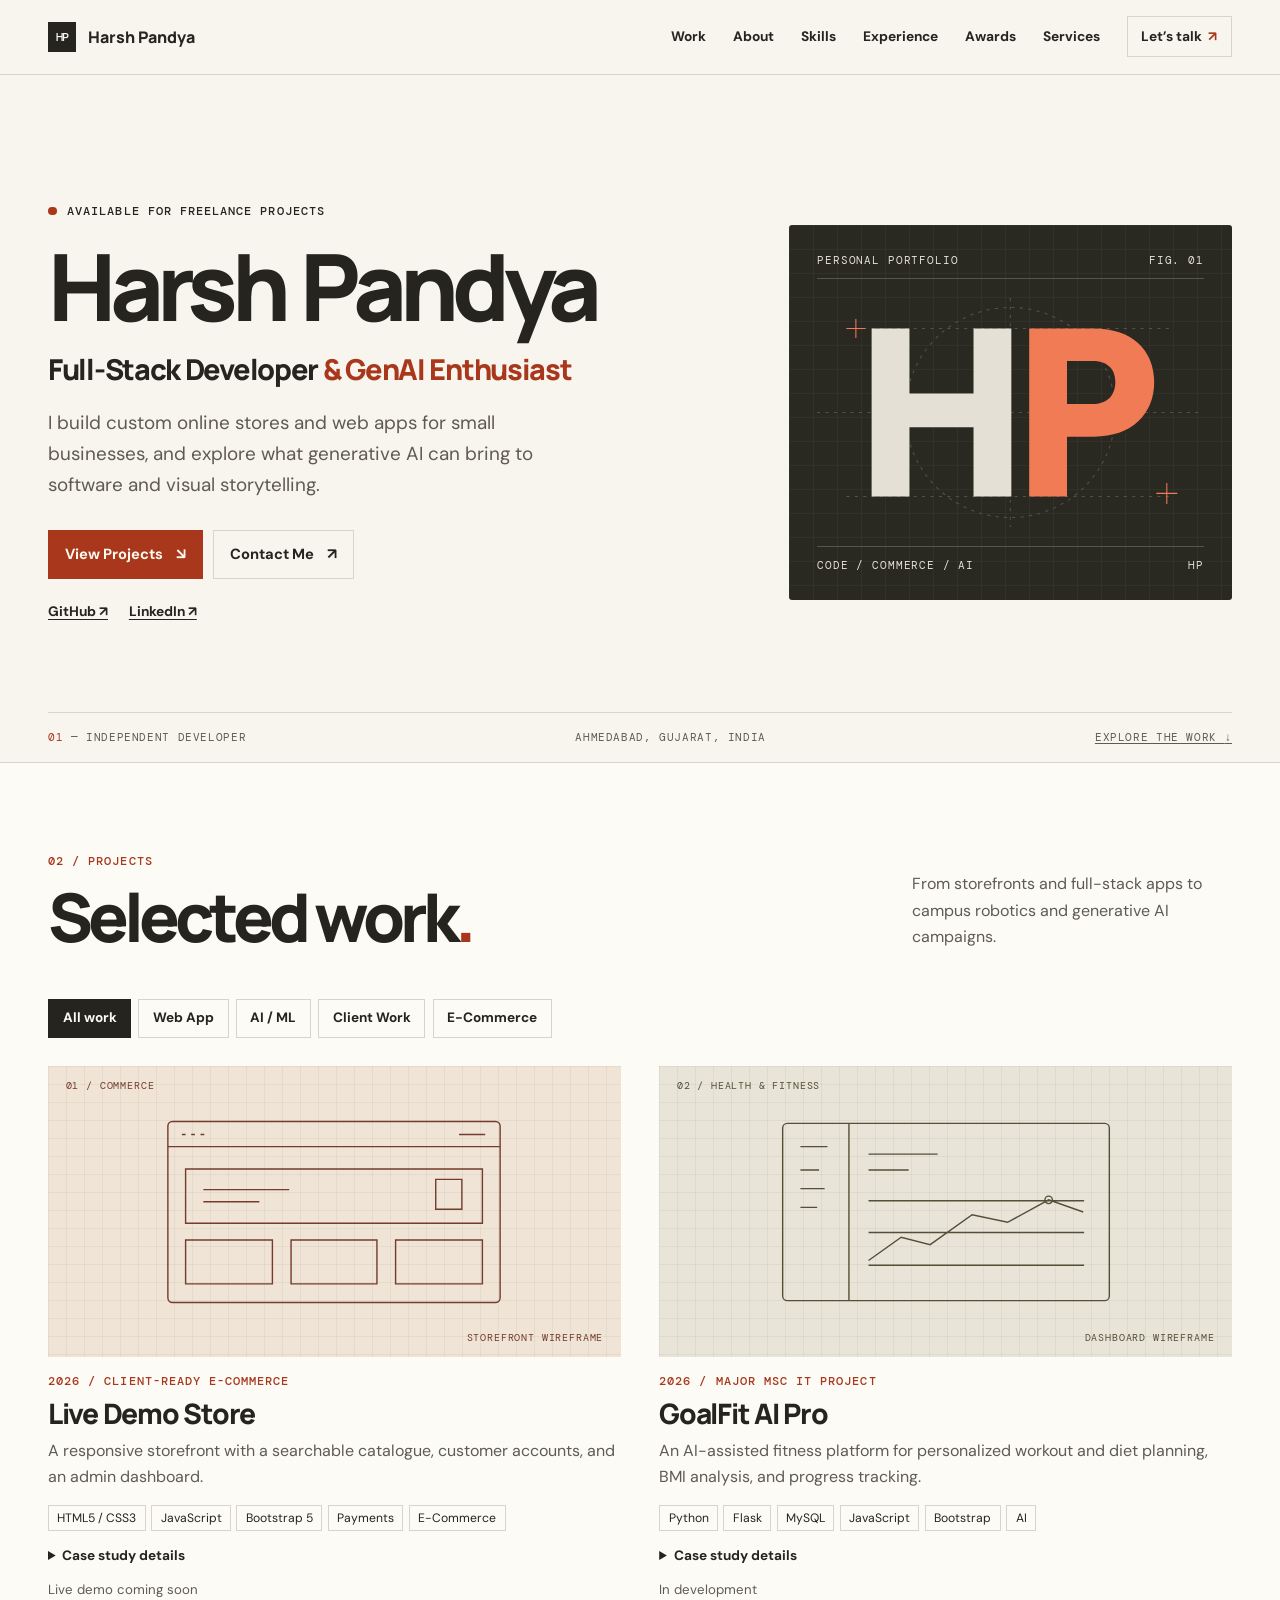
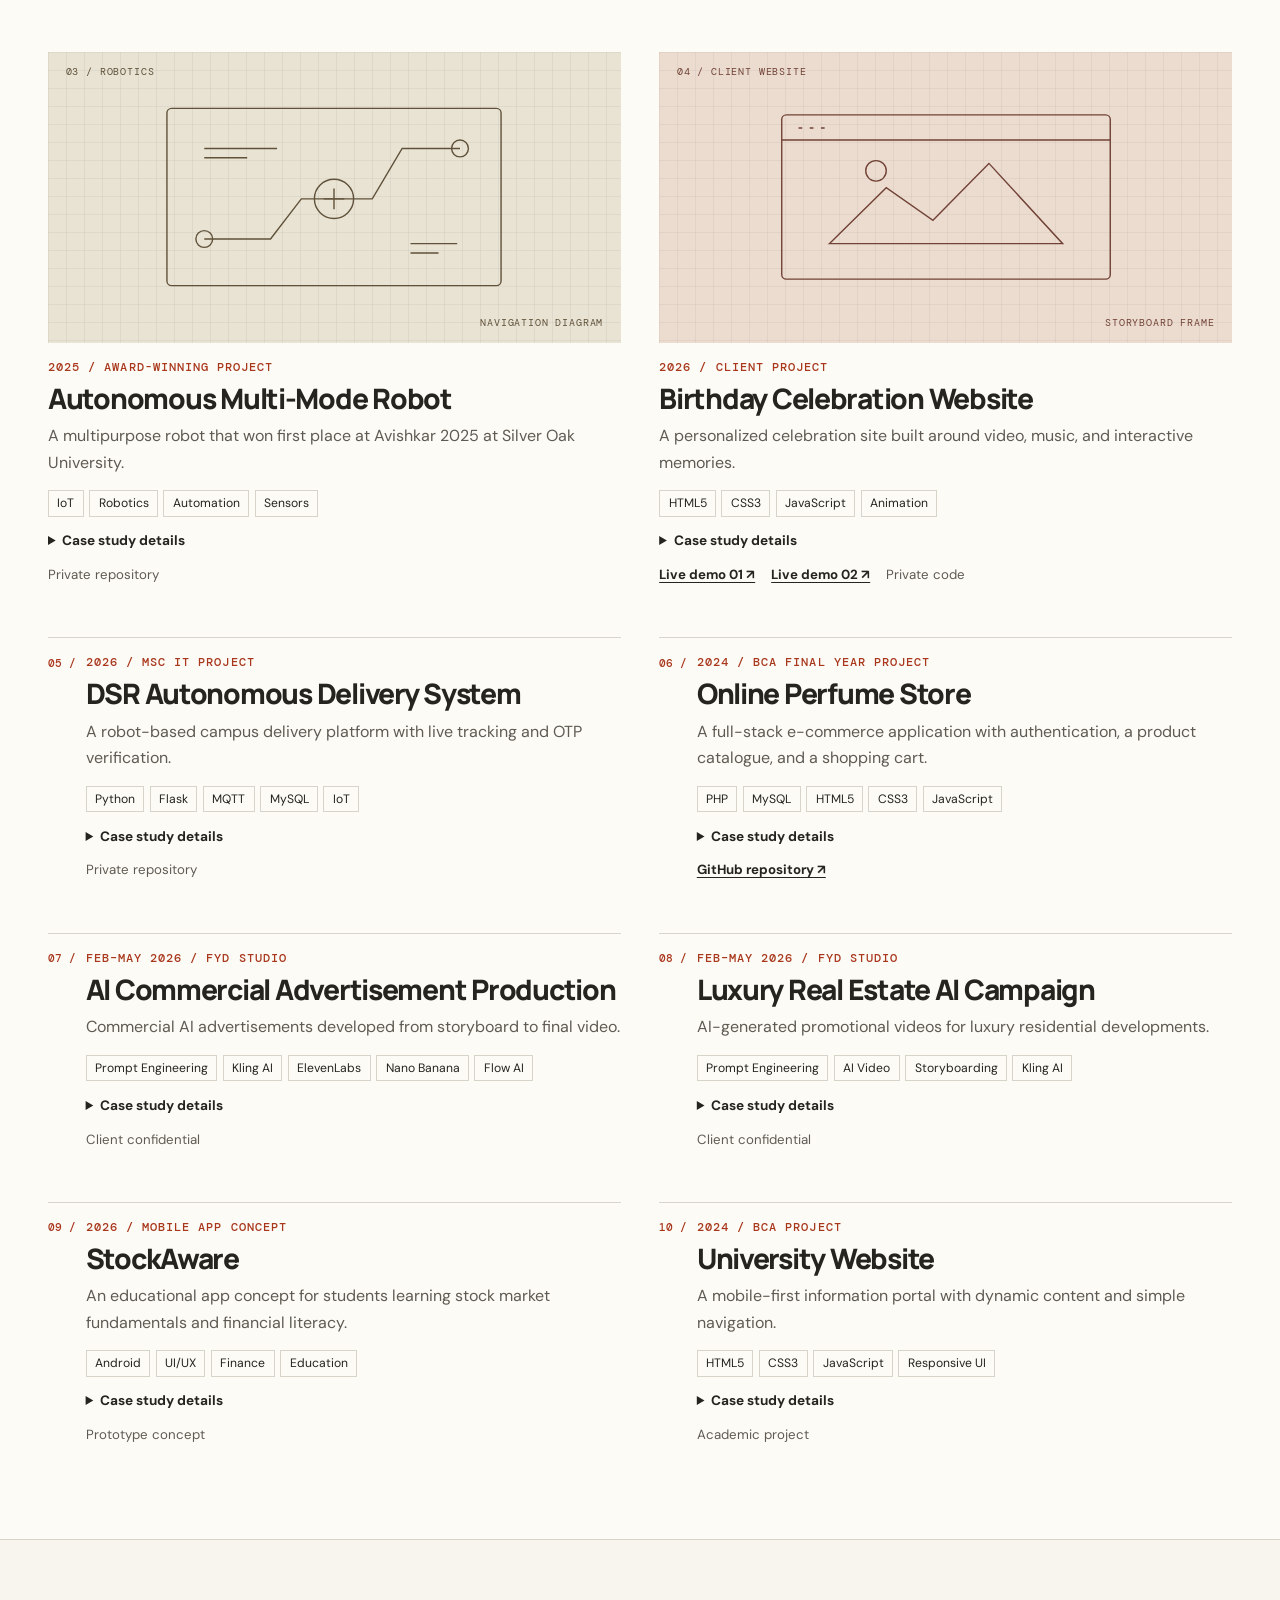
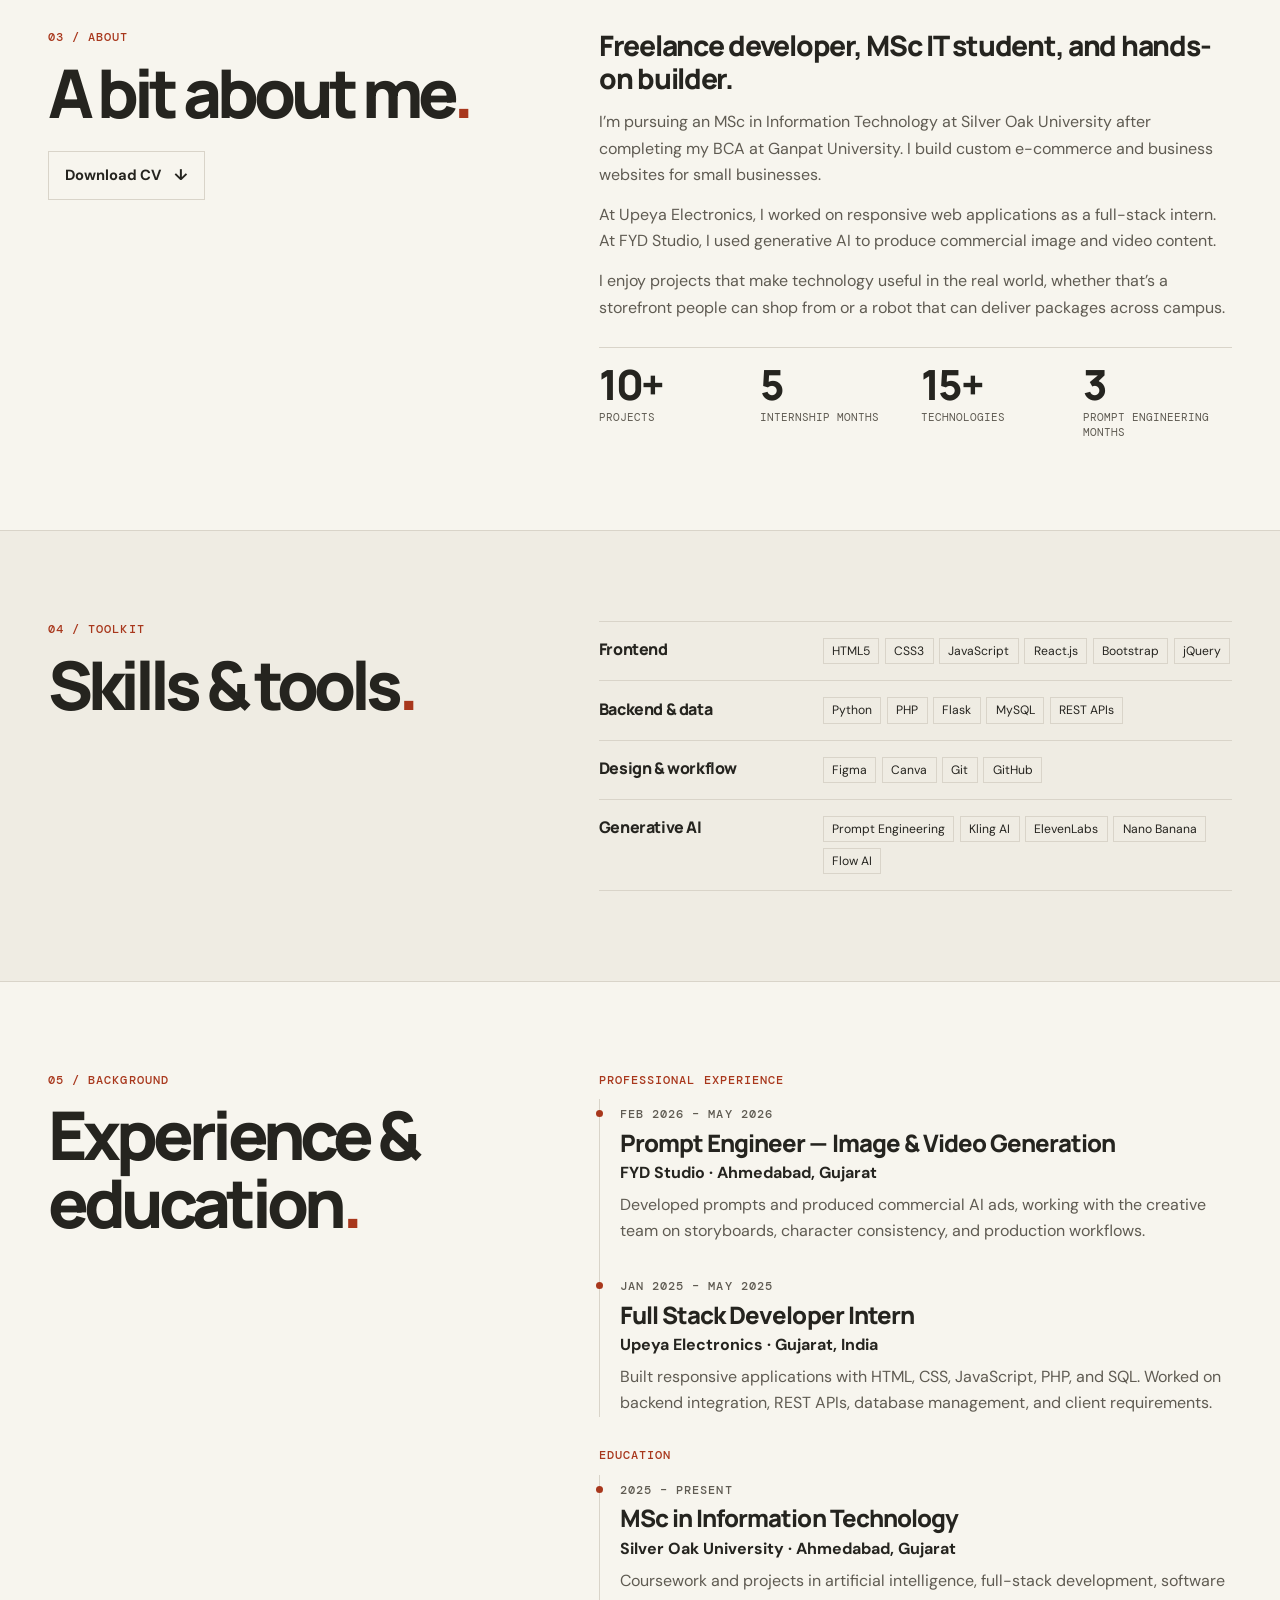
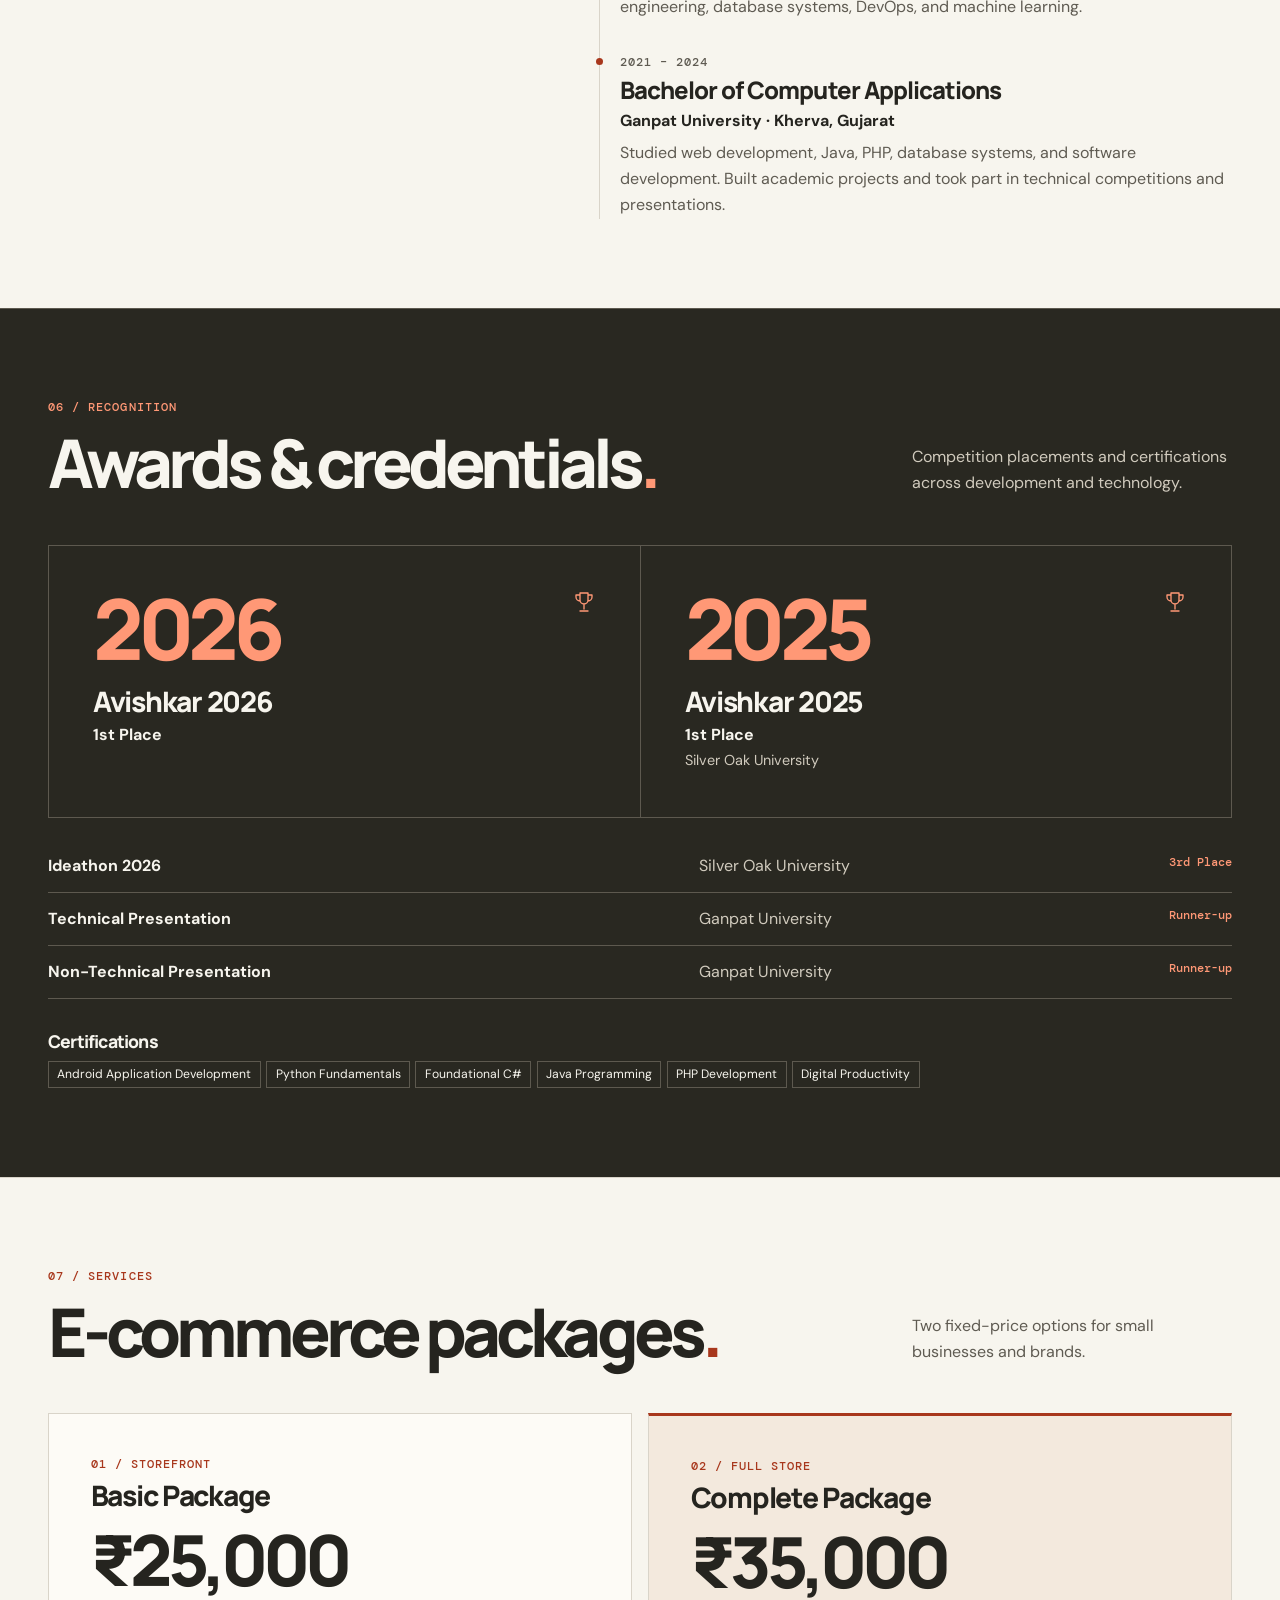
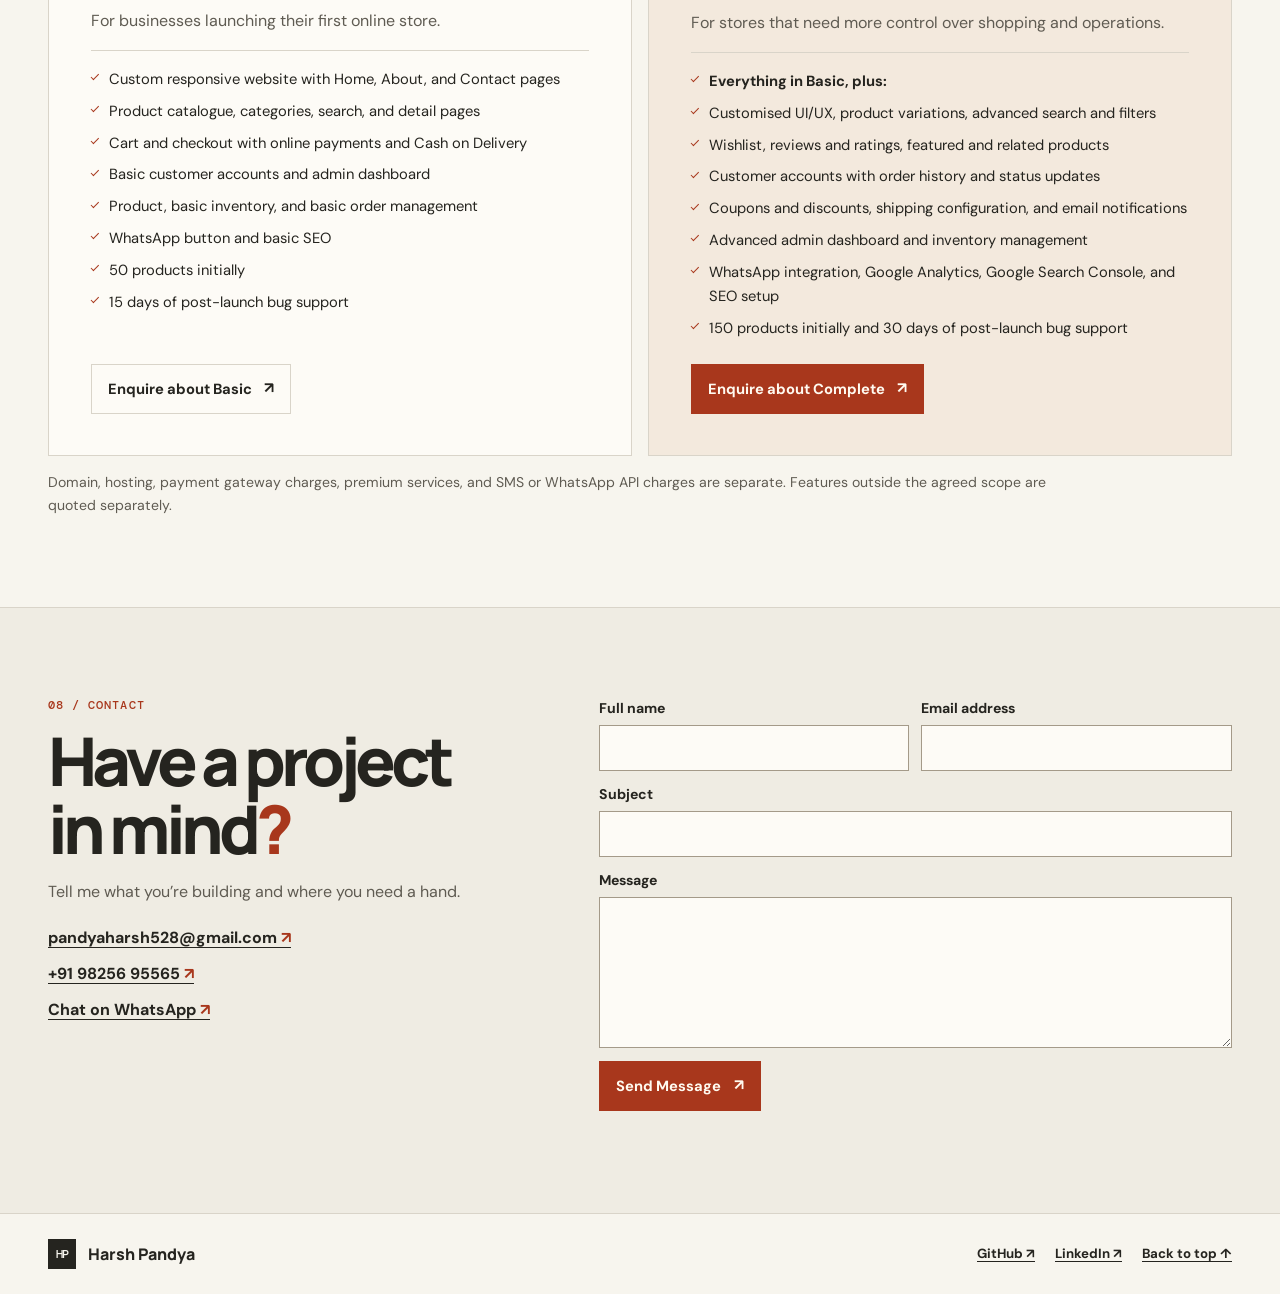
<file: index.html>
<!doctype html>
<html lang="en">
<head>
  <meta charset="utf-8">
  <meta name="viewport" content="width=device-width, initial-scale=1">
  <title>Harsh Pandya — Full-Stack Developer &amp; GenAI Enthusiast</title>
  <meta name="description" content="Harsh Pandya is a full-stack developer in Ahmedabad building custom e-commerce websites, web applications, and generative AI experiences.">
  <link rel="canonical" href="https://harsh-portfolio-528.netlify.app/">
  <meta property="og:type" content="website">
  <meta property="og:title" content="Harsh Pandya — Full-Stack Developer &amp; GenAI Enthusiast">
  <meta property="og:description" content="Selected work in full-stack development, e-commerce, robotics, and generative AI.">
  <meta property="og:url" content="https://harsh-portfolio-528.netlify.app/">
  <meta name="twitter:card" content="summary">
  <meta name="twitter:title" content="Harsh Pandya — Full-Stack Developer &amp; GenAI Enthusiast">
  <meta name="twitter:description" content="Selected work in full-stack development, e-commerce, robotics, and generative AI.">
  <meta name="theme-color" content="#f7f5ee">
  <link rel="icon" href="/mark.svg" type="image/svg+xml">
  <link rel="preconnect" href="https://fonts.googleapis.com">
  <link rel="preconnect" href="https://fonts.gstatic.com" crossorigin>
  <link rel="stylesheet" href="https://fonts.googleapis.com/css2?family=DM+Mono:wght@400;500&amp;family=DM+Sans:wght@400;500;600;700&amp;family=Manrope:wght@400;500;600;700;800&amp;display=swap">
  <link rel="stylesheet" href="/style.css">
  <script src="/portfolio-edits.js" defer></script>
  <script src="/script.js" defer></script>
</head>
<body>
  <svg class="icon-library" xmlns="http://www.w3.org/2000/svg" aria-hidden="true">
    <symbol id="trophy" viewBox="0 0 24 24"><path d="M8 3h8v7a4 4 0 0 1-8 0V3Zm0 2H4v2a4 4 0 0 0 4 4m8-6h4v2a4 4 0 0 1-4 4m-4 3v5m-4 2h8"/></symbol>
    <symbol id="diagram-store" viewBox="0 0 440 240"><rect x="42" y="23" width="356" height="194" rx="5"/><path d="M42 50h356M57 37h4m6 0h4m6 0h4m273 0h28M61 74h318v58H61zm0 76h93v47H61zm113 0h92v47h-92zm112 0h93v47h-93zM80 96h92m-92 13h60m189-24h28v32h-28z"/></symbol>
    <symbol id="diagram-fitness" viewBox="0 0 440 240"><rect x="45" y="25" width="350" height="190" rx="5"/><path d="M116 25v190M64 50h29M64 75h20m-20 20h26m-26 20h18m55-57h74m-74 17h43m-43 102h231m-231-69h231m-231 34h231m-231 30 35-25 31 8 45-32 38 8 44-24 37 13"/><circle cx="330" cy="107" r="4"/></symbol>
    <symbol id="diagram-robot" viewBox="0 0 440 240"><rect x="41" y="25" width="358" height="190" rx="5"/><path d="M81 165h71l33-43h76l32-54h62M81 68h78m-78 10h46m175 92h50m-50 10h30"/><circle cx="81" cy="165" r="9"/><circle cx="355" cy="68" r="9"/><circle cx="220" cy="122" r="21"/><path d="M220 111v22m-11-11h22"/></symbol>
    <symbol id="diagram-frame" viewBox="0 0 440 240"><rect x="44" y="32" width="352" height="176" rx="5"/><path d="M44 59h352M62 46h4m8 0h4m8 0h4M95 170l61-60 50 35 60-61 79 86H95Z"/><circle cx="145" cy="92" r="11"/></symbol>
  </svg>
  <a class="skip-link" href="#main">Skip to content</a>
  <header class="site-header">
    <div class="container header-inner">
      <a class="wordmark" href="#home"><span class="brand-mark" aria-hidden="true">HP</span><span data-edit="heroName">Harsh Pandya</span></a>
      <button class="menu-button" type="button" aria-expanded="false" aria-controls="site-nav" hidden>Menu <span aria-hidden="true">≡</span></button>
      <nav id="site-nav" aria-label="Main navigation">
        <a href="#projects">Work</a><a href="#about">About</a><a href="#skills">Skills</a><a href="#experience">Experience</a><a href="#achievements">Awards</a><a href="#services">Services</a>
        <a class="nav-contact" href="#contact">Let’s talk <span aria-hidden="true">↗</span></a>
      </nav>
    </div>
  </header>

  <main id="main">
    <section class="hero" id="home" aria-labelledby="hero-title">
      <div class="container">
        <div class="hero-grid">
          <div class="hero-copy">
            <p class="eyebrow"><span class="status-dot"></span><span data-edit="availability">Available for freelance projects</span></p>
            <h1 id="hero-title" data-edit="heroName">Harsh Pandya</h1>
            <p class="hero-role">Full-Stack Developer <span>&amp; GenAI Enthusiast</span></p>
            <p class="hero-description" data-edit="heroDescription">I build custom online stores and web apps for small businesses, and explore what generative AI can bring to software and visual storytelling.</p>
            <div class="actions"><a class="button primary" href="#projects">View Projects <span aria-hidden="true">↘</span></a><a class="button" href="#contact">Contact Me <span aria-hidden="true">↗</span></a></div>
            <div class="hero-social"><a data-link="github" href="https://github.com/harshpdcode" target="_blank" rel="noopener noreferrer">GitHub <span aria-hidden="true">↗</span></a><a data-link="linkedin" href="https://www.linkedin.com/in/harsh-pandya-24ab132b8" target="_blank" rel="noopener noreferrer">LinkedIn <span aria-hidden="true">↗</span></a></div>
          </div>
          <figure class="identity" aria-hidden="true">
            <div class="identity-top"><span>PERSONAL PORTFOLIO</span><span>FIG. 01</span></div>
            <svg class="identity-letter" viewBox="0 0 368 218" fill="none">
              <circle cx="184" cy="109" r="100" stroke="#53514a" stroke-dasharray="3 5"/>
              <path d="M0 109h368M184 0v218M28 29h312M28 189h312" stroke="#53514a" stroke-dasharray="3 5"/>
              <path d="M52 29h36v62h61V29h36v160h-36v-66H88v66H52V29Z" fill="#e5e0d5"/>
              <path d="M202 29h62c35 0 57 20 57 51s-22 52-57 52h-26v57h-36V29Zm36 31v41h24c14 0 22-8 22-21s-8-20-22-20h-24Z" fill="#f07b55"/>
              <path d="M333 176v20m-10-10h20M37 20v18m-9-9h18" stroke="#f07b55"/>
            </svg>
            <figcaption class="identity-bottom"><span>CODE / COMMERCE / AI</span><span>HP</span></figcaption>
          </figure>
        </div>
        <div class="hero-index"><span><span class="index-number">01</span> — Independent developer</span><span data-edit="location">Ahmedabad, Gujarat, India</span><a href="#projects">Explore the work <span aria-hidden="true">↓</span></a></div>
      </div>
    </section>

    <section class="section work-section" id="projects" aria-labelledby="work-title">
      <div class="container">
        <header class="section-heading"><div><p class="eyebrow section-index">02 / PROJECTS</p><h2 id="work-title">Selected work<span>.</span></h2></div><p>From storefronts and full-stack apps to campus robotics and generative AI campaigns.</p></header>
        <div class="filters" role="group" aria-label="Filter projects" hidden>
          <button type="button" data-filter="all" aria-pressed="true">All work</button><button type="button" data-filter="web" aria-pressed="false">Web App</button><button type="button" data-filter="ai" aria-pressed="false">AI / ML</button><button type="button" data-filter="client" aria-pressed="false">Client Work</button><button type="button" data-filter="ecommerce" aria-pressed="false">E-Commerce</button>
        </div>
        <p id="filter-status" class="sr-only" role="status"></p>
        <div class="projects">
          <article class="project" data-category="ecommerce">
            <div class="project-art art-store" aria-hidden="true"><span>01 / COMMERCE</span><svg><use href="#diagram-store"/></svg><span>STOREFRONT WIREFRAME</span></div>
            <div class="project-copy"><p class="eyebrow">2026 / CLIENT-READY E-COMMERCE</p><h3>Live Demo Store</h3><p>A responsive storefront with a searchable catalogue, customer accounts, and an admin dashboard.</p><ul class="tags" aria-label="Technologies"><li>HTML5 / CSS3</li><li>JavaScript</li><li>Bootstrap 5</li><li>Payments</li><li>E-Commerce</li></ul>
            <details><summary>Case study details</summary><p>As freelance developer and UI/UX designer, I built the shopping flow from category filters and product search through cart, checkout, online payments, and Cash on Delivery.</p></details>
            <div class="project-links"><span data-fallback="demoStoreUrl">Live demo coming soon</span><a data-link="demoStoreUrl" target="_blank" rel="noopener noreferrer" hidden>Live demo ↗</a><a data-link="demoStoreGithub" target="_blank" rel="noopener noreferrer" hidden>GitHub ↗</a></div></div>
          </article>
          <article class="project" data-category="ai">
            <div class="project-art art-fitness" aria-hidden="true"><span>02 / HEALTH &amp; FITNESS</span><svg><use href="#diagram-fitness"/></svg><span>DASHBOARD WIREFRAME</span></div>
            <div class="project-copy"><p class="eyebrow">2026 / MAJOR MSC IT PROJECT</p><h3>GoalFit AI Pro</h3><p>An AI-assisted fitness platform for personalized workout and diet planning, BMI analysis, and progress tracking.</p><ul class="tags" aria-label="Technologies"><li>Python</li><li>Flask</li><li>MySQL</li><li>JavaScript</li><li>Bootstrap</li><li>AI</li></ul>
            <details><summary>Case study details</summary><p>I worked on full-stack and AI development, including personalized fitness insights, premium memberships, and options to hire coaches and dietitians.</p></details><div class="project-links">In development</div></div>
          </article>
          <article class="project" data-category="ai">
            <div class="project-art art-robot" aria-hidden="true"><span>03 / ROBOTICS</span><svg><use href="#diagram-robot"/></svg><span>NAVIGATION DIAGRAM</span></div>
            <div class="project-copy"><p class="eyebrow">2025 / AWARD-WINNING PROJECT</p><h3>Autonomous Multi-Mode Robot</h3><p>A multipurpose robot that won first place at Avishkar 2025 at Silver Oak University.</p><ul class="tags" aria-label="Technologies"><li>IoT</li><li>Robotics</li><li>Automation</li><li>Sensors</li></ul><details><summary>Case study details</summary><p>I designed and built three navigation modes for distinct tasks: Farmer, Delivery, and Campus Guide.</p></details><div class="project-links">Private repository</div></div>
          </article>
          <article class="project" data-category="web client">
            <div class="project-art art-frame" aria-hidden="true"><span>04 / CLIENT WEBSITE</span><svg><use href="#diagram-frame"/></svg><span>STORYBOARD FRAME</span></div>
            <div class="project-copy"><p class="eyebrow">2026 / CLIENT PROJECT</p><h3>Birthday Celebration Website</h3><p>A personalized celebration site built around video, music, and interactive memories.</p><ul class="tags" aria-label="Technologies"><li>HTML5</li><li>CSS3</li><li>JavaScript</li><li>Animation</li></ul><details><summary>Case study details</summary><p>As frontend developer and UI designer, I used responsive layouts and cinematic transitions to guide visitors through the story.</p></details><div class="project-links"><a data-link="bdayUrl1" href="https://happy-birthday-khushbuu.netlify.app/" target="_blank" rel="noopener noreferrer">Live demo 01 ↗</a><a data-link="bdayUrl2" href="https://happybirthday-mahek.netlify.app/" target="_blank" rel="noopener noreferrer">Live demo 02 ↗</a><span>Private code</span></div></div>
          </article>
          <article class="project archive-project" data-category="ai">
            <div class="archive-number" aria-hidden="true">05 /</div><div class="project-copy"><p class="eyebrow">2026 / MSC IT PROJECT</p><h3>DSR Autonomous Delivery System</h3><p>A robot-based campus delivery platform with live tracking and OTP verification.</p><ul class="tags" aria-label="Technologies"><li>Python</li><li>Flask</li><li>MQTT</li><li>MySQL</li><li>IoT</li></ul><details><summary>Case study details</summary><p>I designed the system and developed the application, including route planning, order management, and real-time delivery updates.</p></details><div class="project-links">Private repository</div></div>
          </article>
          <article class="project archive-project" data-category="ecommerce">
            <div class="archive-number" aria-hidden="true">06 /</div><div class="project-copy"><p class="eyebrow">2024 / BCA FINAL YEAR PROJECT</p><h3>Online Perfume Store</h3><p>A full-stack e-commerce application with authentication, a product catalogue, and a shopping cart.</p><ul class="tags" aria-label="Technologies"><li>PHP</li><li>MySQL</li><li>HTML5</li><li>CSS3</li><li>JavaScript</li></ul><details><summary>Case study details</summary><p>I built the responsive storefront and the admin dashboard for inventory and order management.</p></details><div class="project-links"><a data-link="perfumeGithub" href="https://github.com/harshpdcode/aura-sovereign-parfums.git" target="_blank" rel="noopener noreferrer">GitHub repository ↗</a></div></div>
          </article>
          <article class="project archive-project" data-category="client ai">
            <div class="archive-number" aria-hidden="true">07 /</div><div class="project-copy"><p class="eyebrow">FEB–MAY 2026 / FYD STUDIO</p><h3>AI Commercial Advertisement Production</h3><p>Commercial AI advertisements developed from storyboard to final video.</p><ul class="tags" aria-label="Technologies"><li>Prompt Engineering</li><li>Kling AI</li><li>ElevenLabs</li><li>Nano Banana</li><li>Flow AI</li></ul><details><summary>Case study details</summary><p>I handled storyboarding, character consistency, cinematic animation, and voice synchronization as a prompt engineer and AI creative developer.</p></details><div class="project-links">Client confidential</div></div>
          </article>
          <article class="project archive-project" data-category="client ai">
            <div class="archive-number" aria-hidden="true">08 /</div><div class="project-copy"><p class="eyebrow">FEB–MAY 2026 / FYD STUDIO</p><h3>Luxury Real Estate AI Campaign</h3><p>AI-generated promotional videos for luxury residential developments.</p><ul class="tags" aria-label="Technologies"><li>Prompt Engineering</li><li>AI Video</li><li>Storyboarding</li><li>Kling AI</li></ul><details><summary>Case study details</summary><p>I used prompt engineering, character consistency, and cinematic storytelling to produce campaign footage.</p></details><div class="project-links">Client confidential</div></div>
          </article>
          <article class="project archive-project" data-category="ai">
            <div class="archive-number" aria-hidden="true">09 /</div><div class="project-copy"><p class="eyebrow">2026 / MOBILE APP CONCEPT</p><h3>StockAware</h3><p>An educational app concept for students learning stock market fundamentals and financial literacy.</p><ul class="tags" aria-label="Technologies"><li>Android</li><li>UI/UX</li><li>Finance</li><li>Education</li></ul><details><summary>Case study details</summary><p>I designed an interactive mobile experience covering investment awareness and online fraud prevention.</p></details><div class="project-links"><span data-fallback="stockAwareUrl">Prototype concept</span><a data-link="stockAwareUrl" target="_blank" rel="noopener noreferrer" hidden>Prototype ↗</a></div></div>
          </article>
          <article class="project archive-project" data-category="web">
            <div class="archive-number" aria-hidden="true">10 /</div><div class="project-copy"><p class="eyebrow">2024 / BCA PROJECT</p><h3>University Website</h3><p>A mobile-first information portal with dynamic content and simple navigation.</p><ul class="tags" aria-label="Technologies"><li>HTML5</li><li>CSS3</li><li>JavaScript</li><li>Responsive UI</li></ul><details><summary>Case study details</summary><p>I developed the frontend, focusing on readable layouts and easier navigation across devices.</p></details><div class="project-links"><span data-fallback="universityGithub">Academic project</span><a data-link="universityGithub" target="_blank" rel="noopener noreferrer" hidden>GitHub repository ↗</a></div></div>
          </article>
        </div>
      </div>
    </section>

    <section class="section" id="about" aria-labelledby="about-title">
      <div class="container editorial">
        <header><p class="eyebrow section-index">03 / ABOUT</p><h2 id="about-title">A bit about me<span>.</span></h2><a class="button cv" href="/resume/Harsh_Pandya_CV.pdf" download>Download CV <span aria-hidden="true">↓</span></a></header>
        <div class="bio"><h3 data-edit="aboutHeading">Freelance developer, MSc IT student, and hands-on builder.</h3><p data-edit="aboutPara1">I’m pursuing an MSc in Information Technology at Silver Oak University after completing my BCA at Ganpat University. I build custom e-commerce and business websites for small businesses.</p><p data-edit="aboutPara2">At Upeya Electronics, I worked on responsive web applications as a full-stack intern. At FYD Studio, I used generative AI to produce commercial image and video content.</p><p data-edit="aboutPara3">I enjoy projects that make technology useful in the real world, whether that’s a storefront people can shop from or a robot that can deliver packages across campus.</p>
        <dl class="facts"><div><dt>Projects</dt><dd data-edit="statProjects">10+</dd></div><div><dt>Internship months</dt><dd data-edit="statInternship">5</dd></div><div><dt>Technologies</dt><dd data-edit="statTech">15+</dd></div><div><dt>Prompt engineering months</dt><dd data-edit="monthsPromptEng">3</dd></div></dl></div>
      </div>
    </section>

    <section class="section skills-section" id="skills" aria-labelledby="skills-title">
      <div class="container editorial"><header><p class="eyebrow section-index">04 / TOOLKIT</p><h2 id="skills-title">Skills &amp; tools<span>.</span></h2></header>
        <div class="skill-list">
          <div class="skill-row"><h3>Frontend</h3><ul class="tags"><li>HTML5</li><li>CSS3</li><li>JavaScript</li><li>React.js</li><li>Bootstrap</li><li>jQuery</li></ul></div>
          <div class="skill-row"><h3>Backend &amp; data</h3><ul class="tags"><li>Python</li><li>PHP</li><li>Flask</li><li>MySQL</li><li>REST APIs</li></ul></div>
          <div class="skill-row"><h3>Design &amp; workflow</h3><ul class="tags"><li>Figma</li><li>Canva</li><li>Git</li><li>GitHub</li></ul></div>
          <div class="skill-row"><h3>Generative AI</h3><ul class="tags"><li>Prompt Engineering</li><li>Kling AI</li><li>ElevenLabs</li><li>Nano Banana</li><li>Flow AI</li></ul></div>
        </div>
      </div>
    </section>

    <section class="section" id="experience" aria-labelledby="experience-title">
      <div class="container editorial"><header><p class="eyebrow section-index">05 / BACKGROUND</p><h2 id="experience-title">Experience &amp; education<span>.</span></h2></header>
        <div class="timeline"><h3 class="eyebrow">Professional experience</h3>
          <article><p class="eyebrow">Feb 2026 – May 2026</p><h4>Prompt Engineer — Image &amp; Video Generation</h4><p class="organization">FYD Studio · Ahmedabad, Gujarat</p><p>Developed prompts and produced commercial AI ads, working with the creative team on storyboards, character consistency, and production workflows.</p></article>
          <article><p class="eyebrow">Jan 2025 – May 2025</p><h4>Full Stack Developer Intern</h4><p class="organization">Upeya Electronics · Gujarat, India</p><p>Built responsive applications with HTML, CSS, JavaScript, PHP, and SQL. Worked on backend integration, REST APIs, database management, and client requirements.</p></article>
          <h3 class="eyebrow">Education</h3>
          <article><p class="eyebrow">2025 – Present</p><h4>MSc in Information Technology</h4><p class="organization">Silver Oak University · Ahmedabad, Gujarat</p><p>Coursework and projects in artificial intelligence, full-stack development, software engineering, database systems, DevOps, and machine learning.</p></article>
          <article><p class="eyebrow">2021 – 2024</p><h4>Bachelor of Computer Applications</h4><p class="organization">Ganpat University · Kherva, Gujarat</p><p>Studied web development, Java, PHP, database systems, and software development. Built academic projects and took part in technical competitions and presentations.</p></article>
        </div>
      </div>
    </section>

    <section class="section awards-section" id="achievements" aria-labelledby="awards-title">
      <div class="container">
        <header class="section-heading"><div><p class="eyebrow section-index">06 / RECOGNITION</p><h2 id="awards-title">Awards &amp; credentials<span>.</span></h2></div><p>Competition placements and certifications across development and technology.</p></header>
        <div class="award-feature">
          <article><div class="award-top"><time datetime="2026">2026</time><svg class="trophy" aria-hidden="true"><use href="#trophy"/></svg></div><h3>Avishkar 2026</h3><p class="placement">1st Place</p></article>
          <article><div class="award-top"><time datetime="2025">2025</time><svg class="trophy" aria-hidden="true"><use href="#trophy"/></svg></div><h3>Avishkar 2025</h3><p class="placement">1st Place</p><p>Silver Oak University</p></article>
        </div>
        <ul class="award-list"><li><strong><span data-edit="ideathonName">Ideathon</span> 2026</strong><span data-edit="ideathonInstitution">Silver Oak University</span><span>3rd Place</span></li><li><strong>Technical Presentation</strong><span>Ganpat University</span><span>Runner-up</span></li><li><strong>Non-Technical Presentation</strong><span>Ganpat University</span><span>Runner-up</span></li></ul>
        <div class="credentials"><h3>Certifications</h3><ul class="tags"><li>Android Application Development</li><li>Python Fundamentals</li><li>Foundational C#</li><li>Java Programming</li><li>PHP Development</li><li>Digital Productivity</li></ul></div>
      </div>
    </section>

    <section class="section" id="services" aria-labelledby="services-title">
      <div class="container">
        <header class="section-heading"><div><p class="eyebrow section-index">07 / SERVICES</p><h2 id="services-title">E-commerce packages<span>.</span></h2></div><p>Two fixed-price options for small businesses and brands.</p></header>
        <div class="plans">
          <article class="plan"><header><p class="eyebrow">01 / STOREFRONT</p><h3>Basic Package</h3><p class="price">₹25,000</p><p data-edit="basicSubtitle">For businesses launching their first online store.</p></header>
            <ul class="features"><li>Custom responsive website with Home, About, and Contact pages</li><li>Product catalogue, categories, search, and detail pages</li><li>Cart and checkout with online payments and Cash on Delivery</li><li>Basic customer accounts and admin dashboard</li><li>Product, basic inventory, and basic order management</li><li>WhatsApp button and basic SEO</li><li>50 products initially</li><li>15 days of post-launch bug support</li></ul>
            <a class="button" data-whatsapp="Hi Harsh, I am interested in the Basic Package." href="https://wa.me/919825695565?text=Hi%20Harsh%2C%20I%20am%20interested%20in%20the%20Basic%20Package." target="_blank" rel="noopener noreferrer">Enquire about Basic <span aria-hidden="true">↗</span></a>
          </article>
          <article class="plan plan-complete"><header><p class="eyebrow">02 / FULL STORE</p><h3>Complete Package</h3><p class="price">₹35,000</p><p data-edit="completeSubtitle">For stores that need more control over shopping and operations.</p></header>
            <ul class="features"><li><strong>Everything in Basic, plus:</strong></li><li>Customised UI/UX, product variations, advanced search and filters</li><li>Wishlist, reviews and ratings, featured and related products</li><li>Customer accounts with order history and status updates</li><li>Coupons and discounts, shipping configuration, and email notifications</li><li>Advanced admin dashboard and inventory management</li><li>WhatsApp integration, Google Analytics, Google Search Console, and SEO setup</li><li>150 products initially and 30 days of post-launch bug support</li></ul>
            <a class="button primary" data-whatsapp="Hi Harsh, I am interested in the Complete Package." href="https://wa.me/919825695565?text=Hi%20Harsh%2C%20I%20am%20interested%20in%20the%20Complete%20Package." target="_blank" rel="noopener noreferrer">Enquire about Complete <span aria-hidden="true">↗</span></a>
          </article>
        </div>
        <p class="service-note">Domain, hosting, payment gateway charges, premium services, and SMS or WhatsApp API charges are separate. Features outside the agreed scope are quoted separately.</p>
        <p class="service-note" data-optional hidden>Typical delivery: <strong data-edit="deliveryTime"></strong></p><p class="service-note" data-optional hidden>Revisions included: <strong data-edit="revisionCount"></strong></p>
      </div>
    </section>

    <section class="section contact-section" id="contact" aria-labelledby="contact-title">
      <div class="container editorial"><header><p class="eyebrow section-index">08 / CONTACT</p><h2 id="contact-title">Have a project in mind<span>?</span></h2><p>Tell me what you’re building and where you need a hand.</p>
        <address class="contact-links"><a data-link="email" href="mailto:pandyaharsh528@gmail.com"><span data-edit="email">pandyaharsh528@gmail.com</span> <span aria-hidden="true">↗</span></a><a data-link="phone" href="tel:+919825695565"><span data-edit="phone">+91 98256 95565</span> <span aria-hidden="true">↗</span></a><a data-whatsapp="Hi Harsh, I saw your portfolio and want to discuss a website project." href="https://wa.me/919825695565?text=Hi%20Harsh%2C%20I%20saw%20your%20portfolio%20and%20want%20to%20discuss%20a%20website%20project." target="_blank" rel="noopener noreferrer">Chat on WhatsApp <span aria-hidden="true">↗</span></a><a data-link="instagramUrl" target="_blank" rel="noopener noreferrer" hidden>Instagram ↗</a></address>
      </header>
        <form class="contact-form" id="contactForm" name="contact" method="POST" action="/thank-you" data-netlify="true" netlify-honeypot="bot-field">
          <input type="hidden" name="form-name" value="contact"><p hidden><label>Leave this empty <input name="bot-field"></label></p>
          <div class="form-row"><label>Full name<input name="name" autocomplete="name" required></label><label>Email address<input type="email" name="email" autocomplete="email" required></label></div>
          <label>Subject<input name="subject" required></label>
          <label>Message<textarea name="message" rows="5" required></textarea></label>
          <button type="submit" class="button primary">Send Message <span aria-hidden="true">↗</span></button><p class="form-status" id="form-status" role="status"></p>
        </form>
      </div>
    </section>
  </main>

  <footer class="site-footer"><div class="container footer-inner"><a class="wordmark" href="#home"><span class="brand-mark" aria-hidden="true">HP</span><span data-edit="heroName">Harsh Pandya</span></a><div class="footer-links"><a data-link="github" href="https://github.com/harshpdcode" target="_blank" rel="noopener noreferrer">GitHub ↗</a><a data-link="linkedin" href="https://www.linkedin.com/in/harsh-pandya-24ab132b8" target="_blank" rel="noopener noreferrer">LinkedIn ↗</a><a href="#home">Back to top ↑</a></div></div></footer>
</body>
</html>
</file>
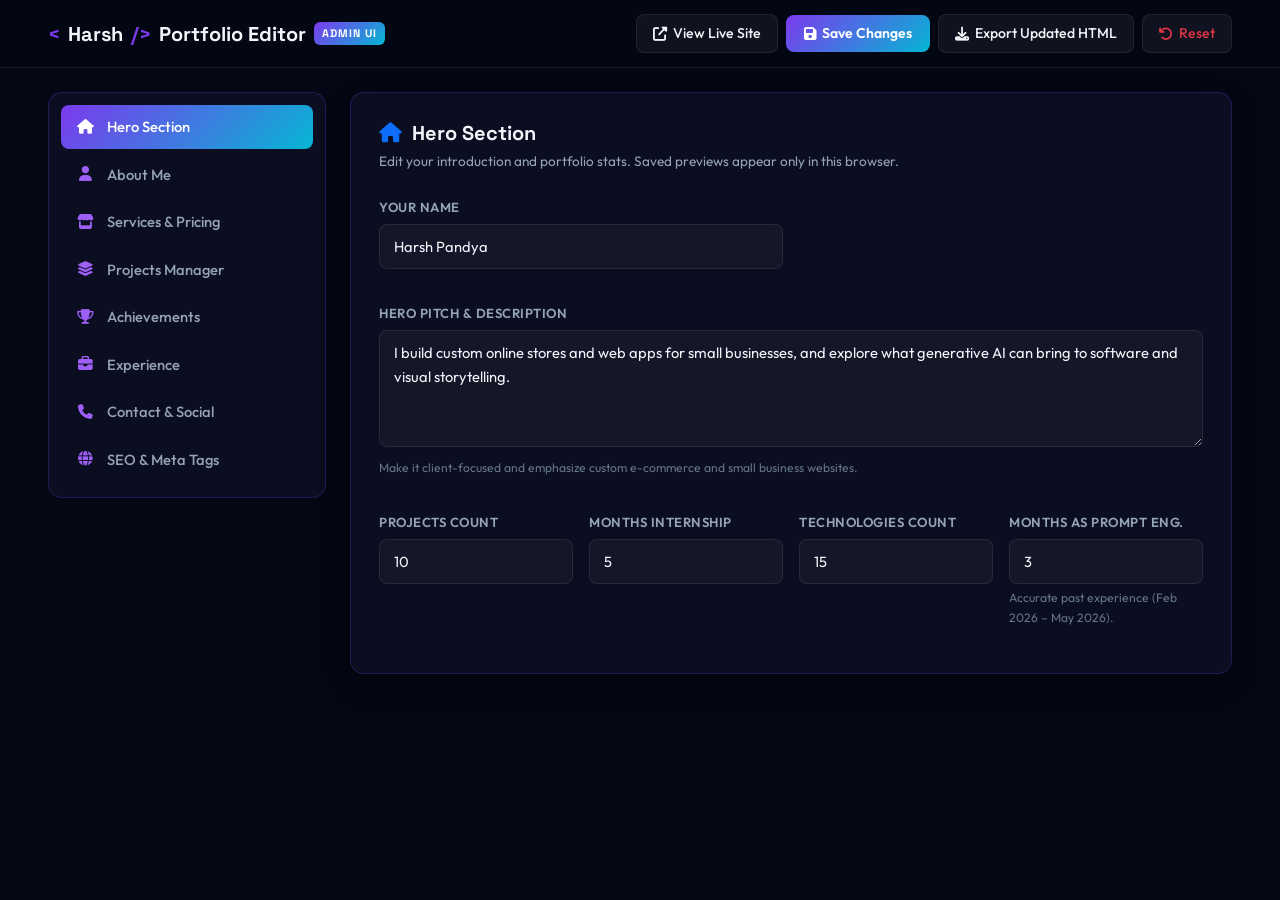
<file: admin-edit/index.html>
<!DOCTYPE html>
<html lang="en">
<head>
  <meta charset="UTF-8">
  <meta http-equiv="refresh" content="0; url=../admin-edit.html">
  <title>Redirecting to Admin Editor...</title>
  <script>window.location.href = "../admin-edit.html";</script>
</head>
<body style="background:#040714; color:#fff; font-family:sans-serif; text-align:center; padding-top:50px;">
  <p>Loading Admin Editor...</p>
</body>
</html>
</file>
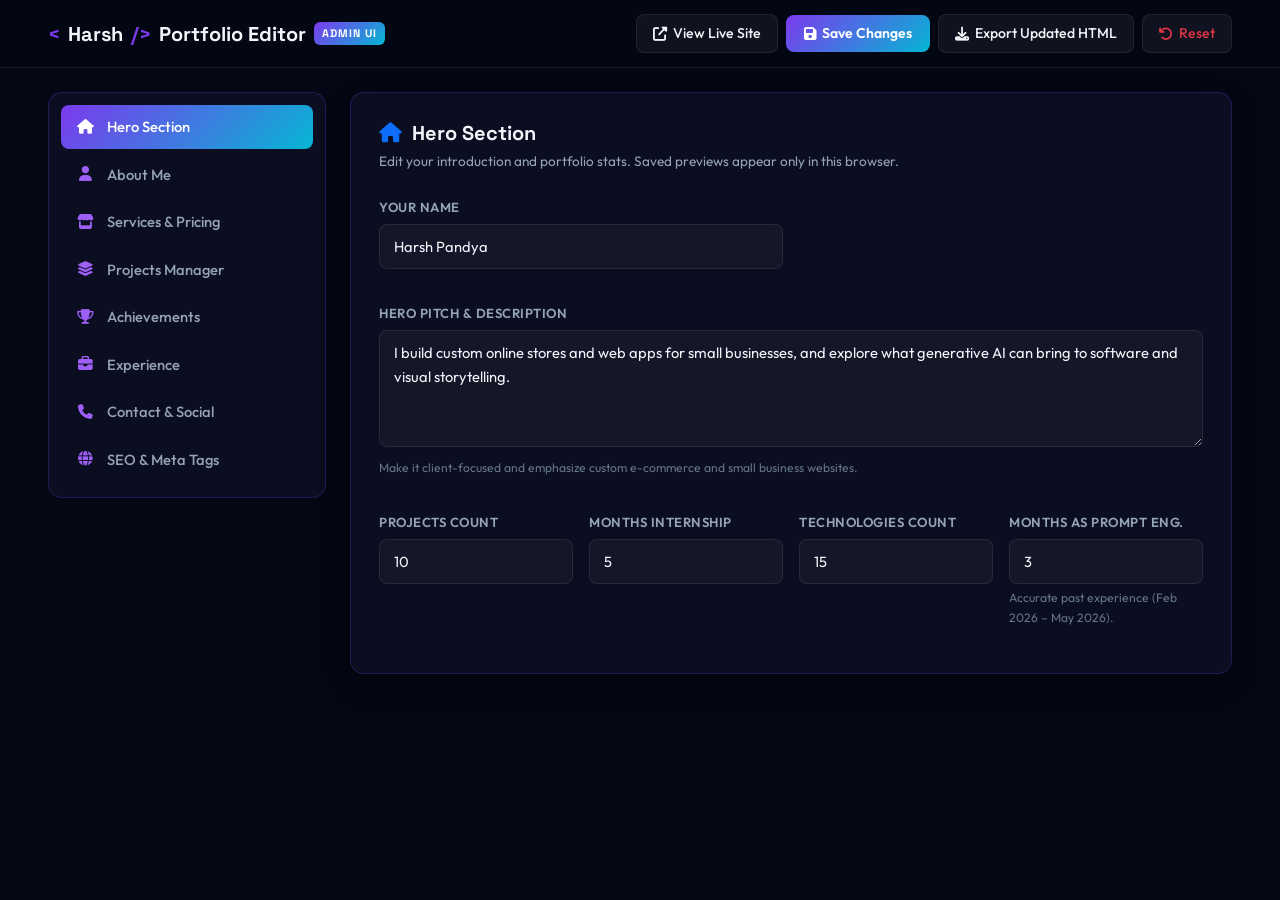
<file: admin-edit.html>
<!DOCTYPE html>
<html lang="en">

<head>
  <meta charset="UTF-8" />
  <meta name="viewport" content="width=device-width, initial-scale=1.0" />
  <title>Admin Editor | Harsh Pandya Portfolio</title>

  <!-- Google Fonts -->
  <link rel="preconnect" href="https://fonts.googleapis.com" />
  <link rel="preconnect" href="https://fonts.gstatic.com" crossorigin />
  <link
    href="https://fonts.googleapis.com/css2?family=Outfit:wght@300;400;500;600;700;800;900&family=Space+Grotesk:wght@400;500;600;700&display=swap"
    rel="stylesheet" />

  <!-- Bootstrap 5 -->
  <link rel="stylesheet" href="https://cdn.jsdelivr.net/npm/bootstrap@5.3.2/dist/css/bootstrap.min.css" />

  <!-- Font Awesome -->
  <link rel="stylesheet" href="https://cdnjs.cloudflare.com/ajax/libs/font-awesome/6.5.0/css/all.min.css" />

  <style>
    :root {
      --primary: #7c3aed;
      --primary-light: #9d5ff5;
      --secondary: #06b6d4;
      --accent: #f59e0b;
      --dark-bg: #040714;
      --dark-card: rgba(14, 16, 35, 0.85);
      --dark-card-border: rgba(124, 58, 237, 0.25);
      --text-primary: #f1f5f9;
      --text-secondary: #94a3b8;
      --text-muted: #64748b;
      --glass-bg: rgba(255, 255, 255, 0.04);
      --glass-border: rgba(255, 255, 255, 0.08);
      --gradient-1: linear-gradient(135deg, #7c3aed, #06b6d4);
      --gradient-2: linear-gradient(135deg, #f59e0b, #ef4444);
      --font-main: 'Outfit', sans-serif;
      --font-alt: 'Space Grotesk', sans-serif;
      --border-radius: 14px;
    }

    * { box-sizing: border-box; margin: 0; padding: 0; }
    body {
      background-color: var(--dark-bg);
      color: var(--text-primary);
      font-family: var(--font-main);
      line-height: 1.6;
      min-height: 100vh;
    }

    /* Top Navigation */
    .admin-navbar {
      background: rgba(4, 7, 20, 0.95);
      backdrop-filter: blur(16px);
      border-bottom: 1px solid var(--glass-border);
      position: sticky;
      top: 0;
      z-index: 1050;
      padding: 14px 0;
    }
    .admin-brand {
      font-family: var(--font-alt);
      font-weight: 700;
      font-size: 1.25rem;
      color: var(--text-primary);
      text-decoration: none;
      display: flex;
      align-items: center;
      gap: 8px;
    }
    .admin-badge {
      background: var(--gradient-1);
      color: #fff;
      font-size: 0.68rem;
      text-transform: uppercase;
      letter-spacing: 1px;
      padding: 3px 8px;
      border-radius: 6px;
      font-weight: 700;
    }

    /* Buttons */
    .btn-glow-primary {
      background: var(--gradient-1);
      color: #fff;
      border: none;
      padding: 8px 18px;
      border-radius: 8px;
      font-weight: 600;
      font-size: 0.88rem;
      transition: all 0.3s ease;
      display: inline-flex;
      align-items: center;
      gap: 6px;
      text-decoration: none;
    }
    .btn-glow-primary:hover {
      box-shadow: 0 0 20px rgba(124, 58, 237, 0.45);
      color: #fff;
      transform: translateY(-2px);
    }
    .btn-outline-custom {
      background: rgba(255, 255, 255, 0.05);
      border: 1px solid var(--glass-border);
      color: var(--text-primary);
      padding: 8px 16px;
      border-radius: 8px;
      font-weight: 500;
      font-size: 0.88rem;
      transition: all 0.3s ease;
      display: inline-flex;
      align-items: center;
      gap: 6px;
      text-decoration: none;
    }
    .btn-outline-custom:hover {
      background: rgba(124, 58, 237, 0.15);
      border-color: var(--primary-light);
      color: #fff;
    }

    /* Sidebar Navigation Tabs */
    .admin-nav-tabs {
      background: var(--dark-card);
      border: 1px solid var(--dark-card-border);
      border-radius: var(--border-radius);
      padding: 12px;
      position: sticky;
      top: 90px;
    }
    .admin-tab-btn {
      width: 100%;
      text-align: left;
      padding: 10px 14px;
      background: transparent;
      border: none;
      border-radius: 8px;
      color: var(--text-secondary);
      font-weight: 500;
      font-size: 0.92rem;
      display: flex;
      align-items: center;
      gap: 12px;
      margin-bottom: 4px;
      transition: all 0.25s ease;
      cursor: pointer;
    }
    .admin-tab-btn i {
      width: 20px;
      text-align: center;
      color: var(--primary-light);
    }
    .admin-tab-btn:hover {
      background: rgba(124, 58, 237, 0.1);
      color: var(--text-primary);
    }
    .admin-tab-btn.active {
      background: var(--gradient-1);
      color: #fff;
    }
    .admin-tab-btn.active i {
      color: #fff;
    }

    /* Section Cards */
    .admin-section-card {
      background: var(--dark-card);
      border: 1px solid var(--dark-card-border);
      border-radius: var(--border-radius);
      padding: 28px;
      margin-bottom: 24px;
      box-shadow: 0 10px 30px rgba(0,0,0,0.3);
    }
    .section-card-title {
      font-family: var(--font-alt);
      font-weight: 700;
      font-size: 1.25rem;
      margin-bottom: 6px;
      display: flex;
      align-items: center;
      gap: 10px;
      color: var(--text-primary);
    }
    .section-card-desc {
      color: var(--text-secondary);
      font-size: 0.85rem;
      margin-bottom: 24px;
    }

    /* Form Inputs */
    .form-group-admin {
      margin-bottom: 18px;
    }
    .admin-label {
      display: block;
      font-size: 0.82rem;
      font-weight: 600;
      text-transform: uppercase;
      letter-spacing: 0.5px;
      color: var(--text-secondary);
      margin-bottom: 6px;
    }
    .admin-input, .admin-textarea {
      width: 100%;
      background: rgba(255, 255, 255, 0.04);
      border: 1px solid var(--glass-border);
      border-radius: 8px;
      padding: 10px 14px;
      color: var(--text-primary);
      font-family: var(--font-main);
      font-size: 0.92rem;
      transition: all 0.25s ease;
    }
    .admin-input:focus, .admin-textarea:focus {
      outline: none;
      border-color: var(--primary-light);
      background: rgba(124, 58, 237, 0.06);
      box-shadow: 0 0 12px rgba(124, 58, 237, 0.25);
    }
    .help-hint {
      font-size: 0.76rem;
      color: var(--text-muted);
      margin-top: 4px;
    }

    /* Toast Notification */
    .toast-container {
      position: fixed;
      bottom: 24px;
      right: 24px;
      z-index: 2000;
    }
    .admin-toast {
      background: rgba(14, 16, 35, 0.95);
      border: 1px solid rgba(16, 185, 129, 0.4);
      box-shadow: 0 10px 30px rgba(0,0,0,0.5);
      border-radius: 10px;
      padding: 14px 20px;
      color: #fff;
      display: flex;
      align-items: center;
      gap: 12px;
      transform: translateY(100px);
      opacity: 0;
      transition: all 0.3s cubic-bezier(0.4, 0, 0.2, 1);
    }
    .admin-toast.show {
      transform: translateY(0);
      opacity: 1;
    }

    .badge-tag {
      background: rgba(6, 182, 212, 0.15);
      border: 1px solid rgba(6, 182, 212, 0.3);
      color: var(--secondary);
      font-size: 0.75rem;
      padding: 3px 8px;
      border-radius: 6px;
      display: inline-block;
      margin-right: 4px;
      margin-bottom: 4px;
    }
  </style>
</head>

<body>

  <!-- Top Bar -->
  <nav class="admin-navbar">
    <div class="container-fluid px-lg-5">
      <div class="d-flex justify-content-between align-items-center">
        <a href="index.html" class="admin-brand">
          <span style="color:var(--primary);">&lt;</span>Harsh<span style="color:var(--primary);">/&gt;</span>
          <span>Portfolio Editor</span>
          <span class="admin-badge">Admin UI</span>
        </a>
        <div class="d-flex align-items-center gap-2">
          <a href="index.html" target="_blank" class="btn btn-outline-custom">
            <i class="fas fa-external-link-alt"></i> View Live Site
          </a>
          <button id="saveChangesBtn" class="btn btn-glow-primary">
            <i class="fas fa-save"></i> Save Changes
          </button>
          <button id="exportHtmlBtn" class="btn btn-outline-custom">
            <i class="fas fa-download"></i> Export Updated HTML
          </button>
          <button id="resetDefaultsBtn" class="btn btn-outline-custom text-danger">
            <i class="fas fa-undo"></i> Reset
          </button>
        </div>
      </div>
    </div>
  </nav>

  <!-- Main Content -->
  <div class="container-fluid px-lg-5 py-4">
    <div class="row g-4">

      <!-- Left Sidebar Tabs -->
      <div class="col-lg-3 col-md-4">
        <div class="admin-nav-tabs">
          <button class="admin-tab-btn active" data-target="tab-hero">
            <i class="fas fa-home"></i> Hero Section
          </button>
          <button class="admin-tab-btn" data-target="tab-about">
            <i class="fas fa-user"></i> About Me
          </button>
          <button class="admin-tab-btn" data-target="tab-services">
            <i class="fas fa-store"></i> Services &amp; Pricing
          </button>
          <button class="admin-tab-btn" data-target="tab-projects">
            <i class="fas fa-layer-group"></i> Projects Manager
          </button>
          <button class="admin-tab-btn" data-target="tab-achievements">
            <i class="fas fa-trophy"></i> Achievements
          </button>
          <button class="admin-tab-btn" data-target="tab-experience">
            <i class="fas fa-briefcase"></i> Experience
          </button>
          <button class="admin-tab-btn" data-target="tab-contact">
            <i class="fas fa-phone"></i> Contact &amp; Social
          </button>
          <button class="admin-tab-btn" data-target="tab-seo">
            <i class="fas fa-globe"></i> SEO &amp; Meta Tags
          </button>
        </div>
      </div>

      <!-- Right Content Panels -->
      <div class="col-lg-9 col-md-8">

        <!-- ===== TAB: HERO SECTION ===== -->
        <div class="tab-pane active" id="tab-hero">
          <div class="admin-section-card">
            <h3 class="section-card-title"><i class="fas fa-home text-primary"></i> Hero Section</h3>
            <p class="section-card-desc">Edit your introduction and portfolio stats. Saved previews appear only in this browser.</p>

            <div class="row g-3">
              <div class="col-md-6 form-group-admin">
                <label class="admin-label">Your Name</label>
                <input type="text" id="heroName" class="admin-input" value="Harsh Pandya" />
              </div>

              <div class="col-12 form-group-admin">
                <label class="admin-label">Hero Pitch &amp; Description</label>
                <textarea id="heroDescription" class="admin-textarea" rows="4">I build custom online stores and web apps for small businesses, and explore what generative AI can bring to software and visual storytelling.</textarea>
                <div class="help-hint">Make it client-focused and emphasize custom e-commerce and small business websites.</div>
              </div>


              <div class="col-md-3 form-group-admin">
                <label class="admin-label">Projects Count</label>
                <input type="number" id="statProjects" class="admin-input" value="10" />
              </div>
              <div class="col-md-3 form-group-admin">
                <label class="admin-label">Months Internship</label>
                <input type="number" id="statInternship" class="admin-input" value="5" />
              </div>
              <div class="col-md-3 form-group-admin">
                <label class="admin-label">Technologies Count</label>
                <input type="number" id="statTech" class="admin-input" value="15" />
              </div>
              <div class="col-md-3 form-group-admin">
                <label class="admin-label">Months as Prompt Eng.</label>
                <input type="number" id="statMonthsPromptEng" class="admin-input" value="3" />
                <div class="help-hint">Accurate past experience (Feb 2026 – May 2026).</div>
              </div>
            </div>
          </div>
        </div>

        <!-- ===== TAB: ABOUT SECTION ===== -->
        <div class="tab-pane d-none" id="tab-about">
          <div class="admin-section-card">
            <h3 class="section-card-title"><i class="fas fa-user text-primary"></i> About Section</h3>
            <p class="section-card-desc">Update your bio paragraphs, past FYD Studio experience, education, and credentials.</p>

            <div class="form-group-admin">
              <label class="admin-label">Heading</label>
              <input type="text" id="aboutHeading" class="admin-input" value="Freelance Web Developer &amp; E-Commerce Specialist" />
            </div>

            <div class="form-group-admin">
              <label class="admin-label">Paragraph 1 (Introduction &amp; Education)</label>
              <textarea id="aboutPara1" class="admin-textarea" rows="3">I'm a Freelance Web Developer and MSc IT student passionate about building high-converting digital products, modern e-commerce stores, and intelligent web applications. I completed my Bachelor of Computer Applications (BCA) from Ganpat University and am pursuing my Master's in Information Technology at Silver Oak University.</textarea>
            </div>

            <div class="form-group-admin">
              <label class="admin-label">Paragraph 2 (Past FYD Studio &amp; Freelance Focus)</label>
              <textarea id="aboutPara2" class="admin-textarea" rows="3">I previously worked as a Prompt Engineer at FYD Studio, creating AI image and video content for clients, while also gaining hands-on experience as a Full Stack Developer through my internship at Upeya Electronics. Today, I build custom e-commerce and business websites for small businesses, delivering tailor-made online platforms that convert visitors into customers.</textarea>
            </div>

            <div class="form-group-admin">
              <label class="admin-label">Paragraph 3 (Problem Solving &amp; Goal)</label>
              <textarea id="aboutPara3" class="admin-textarea" rows="3">I enjoy solving real-world problems through technology, whether it's developing complete online shopping experiences, responsive business websites, autonomous delivery systems, or commercial digital content. My goal is to create scalable, user-friendly solutions that deliver both aesthetic excellence and tangible business growth.</textarea>
            </div>
          </div>
        </div>

        <!-- ===== TAB: SERVICES SECTION ===== -->
        <div class="tab-pane d-none" id="tab-services">
          <div class="admin-section-card">
            <h3 class="section-card-title"><i class="fas fa-store text-primary"></i> Services &amp; Pricing</h3>
            <p class="section-card-desc">Package prices are fixed. Edit the supporting copy and add delivery or revision details when confirmed.</p>

            <div class="row g-4">
              <div class="col-md-6">
                <div class="p-3 rounded" style="background:rgba(255,255,255,0.03); border:1px solid var(--glass-border);">
                  <h5 class="text-info mb-3"><i class="fas fa-tag me-2"></i>Basic Package</h5>
                  <div class="form-group-admin">
                    <label class="admin-label" for="serviceBasicPrice">Fixed price</label>
                    <input type="text" id="serviceBasicPrice" class="admin-input" value="₹25,000" readonly />
                  </div>
                  <div class="form-group-admin">
                    <label class="admin-label">Tagline</label>
                    <input type="text" id="serviceBasicSubtitle" class="admin-input" value="For businesses launching their first online store." />
                  </div>
                </div>
              </div>

              <div class="col-md-6">
                <div class="p-3 rounded" style="background:rgba(124,58,237,0.05); border:1px solid rgba(124,58,237,0.3);">
                  <h5 class="text-warning mb-3"><i class="fas fa-crown me-2"></i>Complete Package</h5>
                  <div class="form-group-admin">
                    <label class="admin-label" for="serviceCompletePrice">Fixed price</label>
                    <input type="text" id="serviceCompletePrice" class="admin-input" value="₹35,000" readonly />
                  </div>
                  <div class="form-group-admin">
                    <label class="admin-label">Tagline</label>
                    <input type="text" id="serviceCompleteSubtitle" class="admin-input" value="For stores that need more control over shopping and operations." />
                  </div>
                </div>
              </div>

              <div class="col-md-6 form-group-admin">
                <label class="admin-label">Typical Delivery Time</label>
                <input type="text" id="serviceDeliveryTime" class="admin-input" />
              </div>

              <div class="col-md-6 form-group-admin">
                <label class="admin-label">Revision Rounds Included</label>
                <input type="text" id="serviceRevisionCount" class="admin-input" />
              </div>

            </div>
          </div>
        </div>

        <!-- ===== TAB: PROJECTS MANAGER ===== -->
        <div class="tab-pane d-none" id="tab-projects">
          <div class="admin-section-card">
            <h3 class="section-card-title"><i class="fas fa-layer-group text-primary"></i> Projects Manager</h3>
            <p class="section-card-desc">Configure URLs, GitHub repositories, and live demo links for all your portfolio projects.</p>

            <div class="row g-3">
              <div class="col-12 p-3 rounded mb-2" style="background:rgba(255,255,255,0.02); border:1px solid var(--glass-border);">
                <h6 class="text-success mb-2"><i class="fas fa-shopping-bag me-2"></i>Live Demo Store (E-Commerce)</h6>
                <div class="row g-2">
                  <div class="col-md-6">
                    <label class="admin-label">Live Demo Store URL</label>
                    <input type="url" id="projDemoStoreUrl" class="admin-input" placeholder="https://yourdemostore.netlify.app" value="" />
                  </div>
                  <div class="col-md-6">
                    <label class="admin-label">GitHub Repo URL (Optional)</label>
                    <input type="url" id="projDemoStoreGithub" class="admin-input" placeholder="https://github.com/harshpdcode/..." value="" />
                  </div>
                </div>
              </div>

              <div class="col-12 p-3 rounded mb-2" style="background:rgba(255,255,255,0.02); border:1px solid var(--glass-border);">
                <h6 class="text-info mb-2"><i class="fas fa-birthday-cake me-2"></i>Birthday Celebration Website</h6>
                <div class="row g-2">
                  <div class="col-md-6">
                    <label class="admin-label">Live Demo 1 URL</label>
                    <input type="url" id="projBdayUrl1" class="admin-input" value="https://happy-birthday-khushbuu.netlify.app/" />
                  </div>
                  <div class="col-md-6">
                    <label class="admin-label">Live Demo 2 URL</label>
                    <input type="url" id="projBdayUrl2" class="admin-input" value="https://happybirthday-mahek.netlify.app/" />
                  </div>
                </div>
              </div>

              <div class="col-12 p-3 rounded mb-2" style="background:rgba(255,255,255,0.02); border:1px solid var(--glass-border);">
                <h6 class="text-warning mb-2"><i class="fas fa-store me-2"></i>Online Perfume Store</h6>
                <div class="col-12">
                  <label class="admin-label">GitHub Repository URL</label>
                  <input type="url" id="projPerfumeGithub" class="admin-input" value="https://github.com/harshpdcode/aura-sovereign-parfums.git" />
                </div>
              </div>

              <div class="col-12 p-3 rounded mb-2" style="background:rgba(255,255,255,0.02); border:1px solid var(--glass-border);">
                <h6 class="text-primary-light mb-2"><i class="fas fa-chart-line me-2"></i>StockAware</h6>
                <div class="col-12">
                  <label class="admin-label">Prototype Link (Optional)</label>
                  <input type="url" id="projStockAwareUrl" class="admin-input" placeholder="https://..." value="" />
                </div>
              </div>

              <div class="col-12 p-3 rounded" style="background:rgba(255,255,255,0.02); border:1px solid var(--glass-border);">
                <h6 class="text-secondary mb-2"><i class="fas fa-university me-2"></i>University Website</h6>
                <div class="col-12">
                  <label class="admin-label">GitHub Repository URL</label>
                  <input type="url" id="projUniversityGithub" class="admin-input" placeholder="https://github.com/harshpdcode/..." value="" />
                </div>
              </div>
            </div>
          </div>
        </div>

        <!-- ===== TAB: ACHIEVEMENTS ===== -->
        <div class="tab-pane d-none" id="tab-achievements">
          <div class="admin-section-card">
            <h3 class="section-card-title"><i class="fas fa-trophy text-primary"></i> Achievements &amp; Awards</h3>
            <p class="section-card-desc">Review your Avishkar awards and edit the Ideathon details.</p>

            <div class="row g-3">
              <div class="col-12 p-3 rounded" style="background:rgba(255,255,255,0.02); border:1px solid var(--glass-border);">
                <h6 class="text-warning mb-2"><i class="fas fa-medal me-2"></i>3rd Place, Ideathon</h6>
                <div class="row g-2">
                  <div class="col-md-6">
                    <label class="admin-label">Event Name</label>
                    <input type="text" id="achieveIdeathonName" class="admin-input" value="Ideathon" placeholder="Specific Ideathon name..." />
                  </div>
                  <div class="col-md-6">
                    <label class="admin-label">Institution</label>
                    <input type="text" id="achieveIdeathonUni" class="admin-input" value="Silver Oak University" />
                  </div>
                </div>
              </div>

              <div class="col-md-6 form-group-admin">
                <label class="admin-label">1st Place Event</label>
                <input type="text" class="admin-input" value="Avishkar 2025" readonly style="opacity:0.7;" />
              </div>
              <div class="col-md-6 form-group-admin">
                <label class="admin-label">1st Place Event</label>
                <input type="text" class="admin-input" value="Avishkar 2026" readonly style="opacity:0.7;" />
              </div>
            </div>
          </div>
        </div>

        <!-- ===== TAB: EXPERIENCE ===== -->
        <div class="tab-pane d-none" id="tab-experience">
          <div class="admin-section-card">
            <h3 class="section-card-title"><i class="fas fa-briefcase text-primary"></i> Experience &amp; Education</h3>
            <p class="section-card-desc">Maintain accurate timeline records for FYD Studio, Upeya Electronics, and degree programs.</p>

            <div class="p-3 rounded mb-3" style="background:rgba(255,255,255,0.02); border:1px solid var(--glass-border);">
              <h6 class="text-info mb-2"><i class="fas fa-building me-2"></i>FYD Studio (Past Role)</h6>
              <div class="row g-2">
                <div class="col-md-6">
                  <label class="admin-label">Job Title</label>
                  <input type="text" id="expFydTitle" class="admin-input" value="Prompt Engineer – Image &amp; Video Generation" />
                </div>
                <div class="col-md-6">
                  <label class="admin-label">Dates (Past)</label>
                  <input type="text" id="expFydDates" class="admin-input" value="February 2026 – May 2026" />
                </div>
                <div class="col-12 mt-2">
                  <label class="admin-label">Description (Past Tense)</label>
                  <textarea id="expFydDesc" class="admin-textarea" rows="3">Worked as a Prompt Engineer specializing in AI-powered image and video generation. Designed advanced prompts, produced commercial AI advertisements, maintained character consistency, optimized creative workflows, and collaborated with creative teams to deliver high-quality visual content using cutting-edge generative AI tools.</textarea>
                </div>
              </div>
            </div>

            <div class="p-3 rounded" style="background:rgba(255,255,255,0.02); border:1px solid var(--glass-border);">
              <h6 class="text-primary-light mb-2"><i class="fas fa-university me-2"></i>Master of Science in IT (MSc IT)</h6>
              <div class="row g-2">
                <div class="col-md-6">
                  <label class="admin-label">University</label>
                  <input type="text" class="admin-input" value="Silver Oak University" />
                </div>
                <div class="col-md-6">
                  <label class="admin-label">Years</label>
                  <input type="text" class="admin-input" value="2025 – Present" />
                </div>
              </div>
            </div>
          </div>
        </div>

        <!-- ===== TAB: CONTACT ===== -->
        <div class="tab-pane d-none" id="tab-contact">
          <div class="admin-section-card">
            <h3 class="section-card-title"><i class="fas fa-phone text-primary"></i> Contact &amp; Social Links</h3>
            <p class="section-card-desc">Set up your WhatsApp floating button, email, phone number, and social profiles.</p>

            <div class="row g-3">
              <div class="col-md-6 form-group-admin">
                <label class="admin-label">WhatsApp Number (with country code, digits only)</label>
                <input type="text" id="contactWhatsApp" class="admin-input" placeholder="919825695565" value="919825695565" />
                <div class="help-hint">Used for the floating button and "Get This Plan" buttons.</div>
              </div>

              <div class="col-md-6 form-group-admin">
                <label class="admin-label">Phone Display</label>
                <input type="text" id="contactPhone" class="admin-input" value="+91 98256 95565" />
              </div>

              <div class="col-md-6 form-group-admin">
                <label class="admin-label">Email Address</label>
                <input type="email" id="contactEmail" class="admin-input" value="pandyaharsh528@gmail.com" />
              </div>

              <div class="col-md-6 form-group-admin">
                <label class="admin-label">Location</label>
                <input type="text" id="contactLocation" class="admin-input" value="Ahmedabad, Gujarat, India" />
              </div>

              <div class="col-md-6 form-group-admin">
                <label class="admin-label">Instagram Profile URL (Optional)</label>
                <input type="url" id="contactInstagram" class="admin-input" placeholder="https://instagram.com/yourhandle" value="" />
                <div class="help-hint">If provided, the Instagram icon becomes visible and clickable.</div>
              </div>

              <div class="col-md-6 form-group-admin">
                <label class="admin-label">GitHub Profile</label>
                <input type="url" id="contactGithub" class="admin-input" value="https://github.com/harshpdcode" />
              </div>

              <div class="col-md-6 form-group-admin">
                <label class="admin-label">LinkedIn Profile</label>
                <input type="url" id="contactLinkedin" class="admin-input" value="https://www.linkedin.com/in/harsh-pandya-24ab132b8" />
              </div>

              <div class="col-md-6 form-group-admin">
                <label class="admin-label">Availability Status</label>
                <input type="text" id="contactAvailability" class="admin-input" value="Available for Freelance Projects" />
              </div>
            </div>
          </div>
        </div>

        <!-- ===== TAB: SEO ===== -->
        <div class="tab-pane d-none" id="tab-seo">
          <div class="admin-section-card">
            <h3 class="section-card-title"><i class="fas fa-globe text-primary"></i> SEO &amp; Open Graph Meta</h3>
            <p class="section-card-desc">Optimize how your portfolio appears in Google search and social media link previews.</p>

            <div class="form-group-admin">
              <label class="admin-label">Page Title</label>
              <input type="text" id="seoTitle" class="admin-input" value="Harsh Pandya — Full-Stack Developer &amp; GenAI Enthusiast" />
            </div>

            <div class="form-group-admin">
              <label class="admin-label">Meta Description</label>
              <textarea id="seoDescription" class="admin-textarea" rows="2">Harsh Pandya is a full-stack developer in Ahmedabad building custom e-commerce websites, web applications, and generative AI experiences.</textarea>
            </div>

            <div class="row g-3">
              <div class="col-md-6 form-group-admin">
                <label class="admin-label">Portfolio Canonical URL</label>
                <input type="url" id="seoPortfolioUrl" class="admin-input" placeholder="https://harshpandya.netlify.app" value="" />
              </div>
              <div class="col-md-6 form-group-admin">
                <label class="admin-label">Social Preview Image URL</label>
                <input type="url" id="seoPreviewImage" class="admin-input" placeholder="https://harshpandya.netlify.app/preview.jpg" value="" />
              </div>
            </div>
          </div>
        </div>

      </div>
    </div>
  </div>

  <!-- Toast Notification -->
  <div class="toast-container">
    <div id="adminToast" class="admin-toast">
      <i class="fas fa-check-circle text-success fs-5"></i>
      <div id="toastMessage">Changes saved successfully!</div>
    </div>
  </div>

  <script src="/portfolio-edits.js"></script>
  <script>
    // Tab Switching
    document.querySelectorAll('.admin-tab-btn').forEach(btn => {
      btn.addEventListener('click', function () {
        document.querySelectorAll('.admin-tab-btn').forEach(b => b.classList.remove('active'));
        document.querySelectorAll('.tab-pane').forEach(p => p.classList.add('d-none'));

        this.classList.add('active');
        const targetId = this.getAttribute('data-target');
        const targetPane = document.getElementById(targetId);
        if (targetPane) targetPane.classList.remove('d-none');
      });
    });

    // Storage Key
    const STORAGE_KEY = PortfolioEdits.storageKey;

    // Show Toast
    function showToast(msg) {
      const toast = document.getElementById('adminToast');
      document.getElementById('toastMessage').textContent = msg;
      toast.classList.add('show');
      setTimeout(() => toast.classList.remove('show'), 3500);
    }

    // Load Data
    function loadSavedData() {
      try {
        const raw = localStorage.getItem(STORAGE_KEY);
        if (!raw) return;
        const d = JSON.parse(raw);

        if (d.heroName) document.getElementById('heroName').value = d.heroName;
        if (d.heroDescription) document.getElementById('heroDescription').value = d.heroDescription;
        if (d.statProjects) document.getElementById('statProjects').value = d.statProjects;
        if (d.statInternship) document.getElementById('statInternship').value = d.statInternship;
        if (d.statTech) document.getElementById('statTech').value = d.statTech;
        if (d.statMonthsPromptEng) document.getElementById('statMonthsPromptEng').value = d.statMonthsPromptEng;

        if (d.aboutHeading) document.getElementById('aboutHeading').value = d.aboutHeading;
        if (d.aboutPara1) document.getElementById('aboutPara1').value = d.aboutPara1;
        if (d.aboutPara2) document.getElementById('aboutPara2').value = d.aboutPara2;
        if (d.aboutPara3) document.getElementById('aboutPara3').value = d.aboutPara3;

        if (d.basicSubtitle) document.getElementById('serviceBasicSubtitle').value = d.basicSubtitle;
        if (d.completeSubtitle) document.getElementById('serviceCompleteSubtitle').value = d.completeSubtitle;
        if (d.deliveryTime) document.getElementById('serviceDeliveryTime').value = d.deliveryTime;
        if (d.revisionCount) document.getElementById('serviceRevisionCount').value = d.revisionCount;
        if (d.ideathonName) document.getElementById('achieveIdeathonName').value = d.ideathonName;
        if (d.ideathonInstitution) document.getElementById('achieveIdeathonUni').value = d.ideathonInstitution;

        if (d.demoStoreUrl) document.getElementById('projDemoStoreUrl').value = d.demoStoreUrl;
        if (d.demoStoreGithub) document.getElementById('projDemoStoreGithub').value = d.demoStoreGithub;
        if (d.bdayUrl1) document.getElementById('projBdayUrl1').value = d.bdayUrl1;
        if (d.bdayUrl2) document.getElementById('projBdayUrl2').value = d.bdayUrl2;
        if (d.perfumeGithub) document.getElementById('projPerfumeGithub').value = d.perfumeGithub;
        if (d.stockAwareUrl) document.getElementById('projStockAwareUrl').value = d.stockAwareUrl;
        if (d.universityGithub) document.getElementById('projUniversityGithub').value = d.universityGithub;

        if (d.whatsappNumber) document.getElementById('contactWhatsApp').value = d.whatsappNumber;
        if (d.phone) document.getElementById('contactPhone').value = d.phone;
        if (d.email) document.getElementById('contactEmail').value = d.email;
        if (d.location) document.getElementById('contactLocation').value = d.location;
        if (d.instagramUrl) document.getElementById('contactInstagram').value = d.instagramUrl;
        if (d.github) document.getElementById('contactGithub').value = d.github;
        if (d.linkedin) document.getElementById('contactLinkedin').value = d.linkedin;
        if (d.availability) document.getElementById('contactAvailability').value = d.availability;

        if (d.seoTitle) document.getElementById('seoTitle').value = d.seoTitle;
        if (d.seoDescription) document.getElementById('seoDescription').value = d.seoDescription;
        if (d.portfolioUrl) document.getElementById('seoPortfolioUrl').value = d.portfolioUrl;
        if (d.previewImage) document.getElementById('seoPreviewImage').value = d.previewImage;
      } catch (err) {
        console.error('Error loading data:', err);
      }
    }

    // Save Data
    function saveData() {
      const d = {
        heroName: document.getElementById('heroName').value,
        heroDescription: document.getElementById('heroDescription').value,
        statProjects: document.getElementById('statProjects').value,
        statInternship: document.getElementById('statInternship').value,
        statTech: document.getElementById('statTech').value,
        monthsPromptEng: document.getElementById('statMonthsPromptEng').value,

        aboutHeading: document.getElementById('aboutHeading').value,
        aboutPara1: document.getElementById('aboutPara1').value,
        aboutPara2: document.getElementById('aboutPara2').value,
        aboutPara3: document.getElementById('aboutPara3').value,

        basicSubtitle: document.getElementById('serviceBasicSubtitle').value,
        completeSubtitle: document.getElementById('serviceCompleteSubtitle').value,
        deliveryTime: document.getElementById('serviceDeliveryTime').value,
        revisionCount: document.getElementById('serviceRevisionCount').value,
        ideathonName: document.getElementById('achieveIdeathonName').value,
        ideathonInstitution: document.getElementById('achieveIdeathonUni').value,

        demoStoreUrl: document.getElementById('projDemoStoreUrl').value,
        demoStoreGithub: document.getElementById('projDemoStoreGithub').value,
        bdayUrl1: document.getElementById('projBdayUrl1').value,
        bdayUrl2: document.getElementById('projBdayUrl2').value,
        perfumeGithub: document.getElementById('projPerfumeGithub').value,
        stockAwareUrl: document.getElementById('projStockAwareUrl').value,
        universityGithub: document.getElementById('projUniversityGithub').value,

        whatsappNumber: document.getElementById('contactWhatsApp').value,
        phone: document.getElementById('contactPhone').value,
        email: document.getElementById('contactEmail').value,
        location: document.getElementById('contactLocation').value,
        instagramUrl: document.getElementById('contactInstagram').value,
        github: document.getElementById('contactGithub').value,
        linkedin: document.getElementById('contactLinkedin').value,
        availability: document.getElementById('contactAvailability').value,

        seoTitle: document.getElementById('seoTitle').value,
        seoDescription: document.getElementById('seoDescription').value,
        portfolioUrl: document.getElementById('seoPortfolioUrl').value,
        previewImage: document.getElementById('seoPreviewImage').value,
      };

      localStorage.setItem(STORAGE_KEY, JSON.stringify(d));
      showToast('Preview saved in this browser. Export HTML to publish your changes.');
      return d;
    }

    document.getElementById('saveChangesBtn').addEventListener('click', saveData);

    // Reset Defaults
    document.getElementById('resetDefaultsBtn').addEventListener('click', function () {
      if (confirm('Are you sure you want to reset all customizations to default?')) {
        localStorage.removeItem(STORAGE_KEY);
        location.reload();
      }
    });

    // Export Updated HTML
    document.getElementById('exportHtmlBtn').addEventListener('click', function () {
      const data = saveData();
      fetch('/index.html')
        .then(res => {
          if (!res.ok) throw new Error('Unable to load portfolio HTML');
          return res.text();
        })
        .then(html => {
          const updated = new DOMParser().parseFromString(html, 'text/html');
          PortfolioEdits.apply(updated, data);

          // Trigger download
          const blob = new Blob(['<!doctype html>\n', updated.documentElement.outerHTML], { type: 'text/html;charset=utf-8' });
          const url = URL.createObjectURL(blob);
          const a = document.createElement('a');
          a.href = url;
          a.download = 'index.html';
          document.body.appendChild(a);
          a.click();
          document.body.removeChild(a);
          URL.revokeObjectURL(url);
          showToast('Updated index.html downloaded successfully!');
        })
        .catch(err => {
          console.error(err);
          alert('Could not automatically export file. Saved to browser storage instead.');
        });
    });

    // Initialize
    loadSavedData();
  </script>
</body>

</html>
</file>
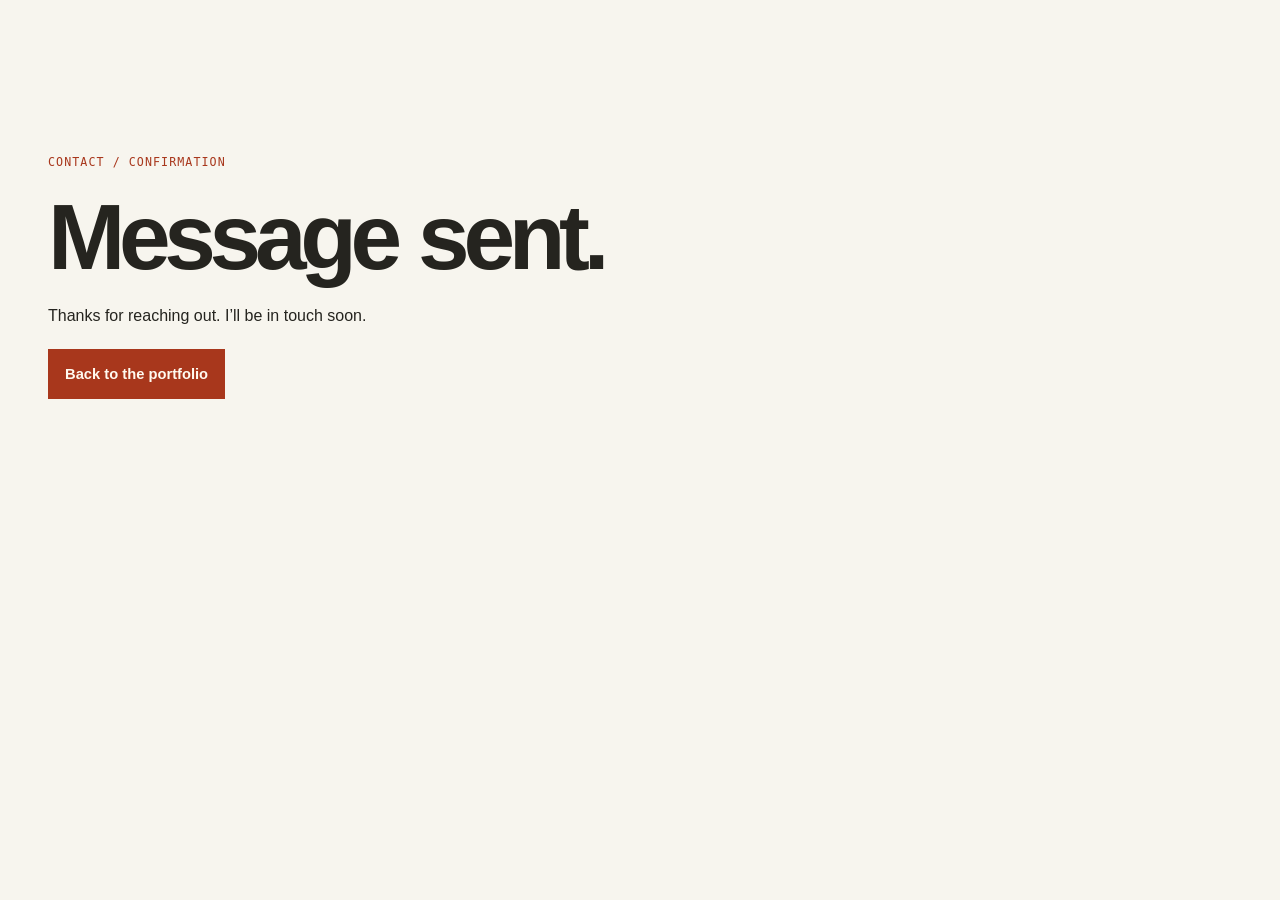
<file: thank-you.html>
<!doctype html>
<html lang="en">
<head>
  <meta charset="utf-8">
  <meta name="viewport" content="width=device-width, initial-scale=1">
  <meta name="robots" content="noindex">
  <title>Message sent — Harsh Pandya</title>
  <link rel="icon" href="/mark.svg" type="image/svg+xml">
  <link rel="stylesheet" href="/style.css">
</head>
<body>
  <main class="container thanks">
    <p class="eyebrow section-index">CONTACT / CONFIRMATION</p>
    <h1>Message sent.</h1>
    <p>Thanks for reaching out. I’ll be in touch soon.</p>
    <a class="button primary" href="/">Back to the portfolio</a>
  </main>
</body>
</html>
</file>
<file: style.css>
:root {
  color-scheme: light;
  --paper: #f7f5ee;
  --light: #fdfbf6;
  --ink: #25241f;
  --muted: #5f5b52;
  --line: #d9d4c9;
  --accent: #a8371c;
  --orange: #f07b55;
  --text: 'DM Sans', sans-serif;
  --display: 'Manrope', sans-serif;
  --mono: 'DM Mono', monospace;
}

*, *::before, *::after { box-sizing: border-box; }
html { scroll-behavior: smooth; scroll-padding-top: 5.5rem; }
body { margin: 0; background: var(--paper); color: var(--ink); font: 1rem/1.65 var(--text); }
h1, h2, h3, h4, p, figure, dl, dd { margin: 0; }
ul { margin: 0; padding: 0; }
a { color: inherit; text-underline-offset: .22em; }
button, input, textarea { font: inherit; }
button { cursor: pointer; }
[hidden] { display: none !important; }
:focus-visible { outline: 2px solid var(--accent); outline-offset: 4px; }
.container { width: min(100% - 6rem, 76rem); margin-inline: auto; }
.sr-only, .icon-library { position: absolute; width: 1px; height: 1px; overflow: hidden; clip-path: inset(50%); }
.skip-link { position: fixed; inset: .75rem auto auto .75rem; z-index: 5; padding: .6rem 1rem; background: var(--light); transform: translateY(-180%); }
.skip-link:focus { transform: none; }

.site-header { position: sticky; top: 0; z-index: 3; background: var(--paper); border-bottom: 1px solid var(--line); }
.header-inner { min-height: 4.6rem; display: flex; align-items: center; justify-content: space-between; gap: 1.5rem; }
.wordmark { display: inline-flex; align-items: center; gap: .7rem; font-family: var(--display); font-weight: 800; white-space: nowrap; text-decoration: none; }
.brand-mark { font: 500 .76rem/1 var(--mono); letter-spacing: -.04em; background: var(--ink); color: var(--paper); padding: .57rem .48rem; }
.site-header nav { display: flex; align-items: center; gap: clamp(.8rem, 2.1vw, 2rem); }
.site-header nav a { text-decoration: none; font-size: .86rem; font-weight: 700; }
.site-header nav a:hover, .site-header nav a[aria-current='location'] { color: var(--accent); }
.site-header .nav-contact { border: 1px solid var(--line); padding: .5rem .85rem; white-space: nowrap; }
.nav-contact span { margin-inline-start: .2rem; color: var(--accent); }
.menu-button { display: none; background: none; border: 1px solid var(--line); padding: .4rem .75rem; color: var(--ink); }
.menu-button span { margin-inline-start: .4rem; }

.hero-grid { display: grid; grid-template-columns: 1.5fr 1fr; gap: clamp(2rem, 6vw, 6.5rem); align-items: center; padding-block: clamp(4.5rem, 10vw, 9.5rem) clamp(3rem, 7vw, 6.6rem); }
.eyebrow { display: flex; align-items: center; gap: .65rem; font: 500 .73rem/1.45 var(--mono); letter-spacing: .09em; text-transform: uppercase; }
.status-dot { width: .55rem; height: .55rem; background: var(--accent); border-radius: 50%; flex: none; }
h1, h2, h3, h4 { font-family: var(--display); font-weight: 800; }
h1 { font-size: clamp(3.55rem, 7.25vw, 7.25rem); line-height: .98; letter-spacing: -.068em; word-spacing: .03em; margin: 1.35rem 0 1.25rem; }
.hero-role { font-family: var(--display); font-weight: 800; font-size: clamp(1.23rem, 2.25vw, 1.8rem); line-height: 1.2; letter-spacing: -.045em; }
.hero-role span { display: inline-block; }
.hero-role span, h2 > span { color: var(--accent); }
.hero-description { margin-top: 1.25rem; max-width: 33rem; font-size: clamp(1rem, 1.6vw, 1.18rem); color: var(--muted); }
.actions { display: flex; flex-wrap: wrap; gap: .65rem; margin-top: 1.85rem; }
.button { display: inline-flex; min-height: 3.1rem; align-items: center; justify-content: space-between; gap: .8rem; border: 1px solid var(--line); padding: .65rem 1rem; background: transparent; color: var(--ink); text-decoration: none; font-size: .92rem; font-weight: 700; transition: background-color .2s, color .2s, border-color .2s, transform .2s; }
.button span { font-size: 1.05em; }
.button:hover { background: var(--ink); border-color: var(--ink); color: var(--paper); transform: translateY(-2px); }
.primary { background: var(--accent); border-color: var(--accent); color: #fffaf0; }
.button:disabled { opacity: .7; cursor: wait; transform: none; }
.hero-social { display: flex; flex-wrap: wrap; gap: 1.3rem; margin-top: 1.3rem; font-size: .86rem; font-weight: 700; }
.hero-social a:hover, .project-links a:hover, .footer-links a:hover { color: var(--accent); }
.identity { min-width: 0; display: grid; grid-template-rows: auto 1fr auto; gap: 1rem; align-items: center; aspect-ratio: 1.18; padding: clamp(1rem, 2.2vw, 1.9rem); border-radius: 3px; background-color: #292821; background-image: linear-gradient(#ffffff09 1px, transparent 1px), linear-gradient(90deg, #ffffff09 1px, transparent 1px); background-size: 24px 24px; color: #e5e0d5; }
.identity-top, .identity-bottom { display: flex; justify-content: space-between; gap: .5rem; border-block-end: 1px solid #ffffff34; padding-bottom: .7rem; font: 400 clamp(.55rem, 1vw, .7rem)/1.25 var(--mono); letter-spacing: .075em; }
.identity-bottom { border-top: 1px solid #ffffff34; border-bottom: 0; padding: .7rem 0 0; }
.identity-letter { display: block; width: 100%; max-height: 15rem; }
.hero-index { display: flex; gap: .6rem 1.5rem; justify-content: space-between; flex-wrap: wrap; border-top: 1px solid var(--line); padding-block: 1rem; color: var(--muted); font: 400 .71rem/1.5 var(--mono); text-transform: uppercase; letter-spacing: .055em; }
.index-number, .hero-index a:hover { color: var(--accent); }

.section { border-top: 1px solid var(--line); padding-block: clamp(3.5rem, 7vw, 7rem); }
.section-heading { display: flex; align-items: end; justify-content: space-between; gap: 1rem 2rem; margin-bottom: clamp(1.75rem, 4vw, 3rem); }
.section-heading > p { max-width: 20rem; color: var(--muted); }
.section-index { color: var(--accent); margin-bottom: .8rem; }
h2 { font-size: clamp(2.65rem, 5.25vw, 5rem); letter-spacing: -.073em; line-height: 1.01; }
h3 { font-size: clamp(1.35rem, 2.2vw, 2rem); letter-spacing: -.045em; line-height: 1.18; }
.work-section { background: var(--light); }
.filters { display: flex; flex-wrap: wrap; gap: .45rem; margin-bottom: 1.75rem; }
.filters button { border: 1px solid var(--line); background: transparent; color: var(--ink); font-size: .85rem; font-weight: 700; padding: .48rem .85rem; transition: color .2s, background-color .2s; }
.filters button:hover { border-color: var(--ink); }
.filters button[aria-pressed='true'] { background: var(--ink); border-color: var(--ink); color: var(--light); }
.projects { display: grid; grid-template-columns: repeat(2, minmax(0, 1fr)); gap: clamp(1.5rem, 4vw, 3rem) clamp(1.2rem, 3vw, 2.5rem); }
.project { min-width: 0; display: grid; align-content: start; }
.project-art { display: grid; gap: .45rem; padding: .8rem 1.1rem; background-color: #efe4d5; color: #743c2d; background-image: linear-gradient(#25241f0d 1px, transparent 1px), linear-gradient(90deg, #25241f0d 1px, transparent 1px); background-size: 18px 18px; overflow: hidden; }
.project-art span { font: 400 .65rem/1.3 var(--mono); letter-spacing: .08em; }
.project-art span:last-child { text-align: right; }
.project-art svg { justify-self: center; width: min(100%, 27rem); aspect-ratio: 440 / 240; max-height: 14rem; fill: none; stroke: currentColor; stroke-width: 1.5; transition: transform .35s ease; }
.project:hover .project-art svg, .project:focus-within .project-art svg { transform: scale(1.045); }
.art-fitness { background-color: #e8e4d8; color: #545038; }
.art-robot { background-color: #e9e3d4; color: #60523a; }
.art-frame { background-color: #ecdcd0; color: #714336; }
.project-copy { padding-block: 1rem .2rem; }
.project-copy .eyebrow { color: var(--accent); margin-bottom: .4rem; }
.project-copy > p:not(.eyebrow) { color: var(--muted); margin-top: .5rem; }
.tags { list-style: none; display: flex; flex-wrap: wrap; gap: .35rem; }
.tags li { border: 1px solid var(--line); padding: .25rem .52rem; font-size: .76rem; line-height: 1.35; }
.project .tags { margin-top: .9rem; }
.project details { margin-top: .85rem; }
.project summary { width: fit-content; font-size: .85rem; font-weight: 700; cursor: pointer; }
.project summary:hover { color: var(--accent); }
.project details p { margin-top: .45rem; color: var(--muted); font-size: .92rem; max-width: 36rem; }
.project-links { display: flex; flex-wrap: wrap; gap: .35rem 1rem; color: var(--muted); margin-top: .7rem; font-size: .83rem; }
.project-links a { color: var(--ink); font-weight: 700; }
.archive-project { display: grid; grid-template-columns: 2.35rem minmax(0, 1fr); align-items: start; border-top: 1px solid var(--line); }
.archive-number { margin-top: 1.1rem; font: 500 .71rem/1.4 var(--mono); color: var(--accent); }

.editorial { display: grid; grid-template-columns: minmax(0, .85fr) minmax(0, 1.2fr); gap: clamp(1.8rem, 8vw, 8rem); }
.cv { margin-top: 1.5rem; }
.bio > p { color: var(--muted); margin-top: .85rem; max-width: 43rem; }
.facts { display: grid; grid-template-columns: repeat(4, minmax(0, 1fr)); gap: .75rem; margin-top: 1.6rem; border-top: 1px solid var(--line); padding-top: 1rem; }
.facts div { display: flex; flex-direction: column-reverse; justify-content: start; gap: .3rem; }
.facts dt { font: 400 .68rem/1.4 var(--mono); text-transform: uppercase; color: var(--muted); }
.facts dd { font: 800 clamp(1.3rem, 3.4vw, 2.6rem)/1 var(--display); letter-spacing: -.055em; }
.skills-section { background: #efece3; }
.skill-row { display: grid; grid-template-columns: minmax(7.5rem, .8fr) 1.6fr; align-items: start; gap: .6rem 1.2rem; padding-block: 1rem; border-top: 1px solid var(--line); }
.skill-row:last-child { border-bottom: 1px solid var(--line); }
.skill-row h3 { font-size: 1rem; letter-spacing: -.025em; padding-top: .15rem; }
.timeline h3 { color: var(--accent); padding-bottom: .65rem; }
.timeline h3:not(:first-child) { margin-top: 1.9rem; }
.timeline article { position: relative; border-left: 1px solid var(--line); padding: .45rem 0 1.65rem 1.25rem; }
.timeline article::before { content: ''; position: absolute; top: .7rem; left: -.25rem; width: .44rem; height: .44rem; background: var(--accent); border-radius: 50%; }
.timeline article:last-child, .timeline article:has(+ h3) { padding-bottom: 0; }
.timeline h4 { font-size: clamp(1.1rem, 2.2vw, 1.5rem); letter-spacing: -.04em; line-height: 1.25; margin-top: .28rem; }
.timeline article p { color: var(--muted); }
.timeline .organization { color: var(--ink); font-weight: 700; margin: .15rem 0 .35rem; }

.awards-section { background: #292821; color: var(--paper); --line: #5d594f; --muted: #d1cbbe; --accent: #ff9876; }
.award-feature { display: grid; grid-template-columns: repeat(2, minmax(0, 1fr)); gap: 1px; background: var(--line); border: 1px solid var(--line); }
.award-feature article { padding: clamp(1.25rem, 4vw, 2.75rem); background: #292821; }
.award-top { display: flex; justify-content: space-between; align-items: start; gap: .6rem; margin-bottom: 1.25rem; }
.award-top time { font: 800 clamp(2.7rem, 7vw, 5.25rem)/.9 var(--display); letter-spacing: -.075em; color: var(--accent); }
.trophy { width: 1.5rem; height: 1.5rem; stroke: var(--accent); fill: none; stroke-linecap: round; stroke-linejoin: round; stroke-width: 1.35; }
.award-feature .placement { font-weight: 700; margin-top: .25rem; }
.award-feature p:not(.placement) { color: var(--muted); font-size: .9rem; }
.award-list { list-style: none; margin-top: 1.4rem; }
.award-list li { display: grid; grid-template-columns: 1.4fr 1fr auto; gap: .35rem 1rem; border-bottom: 1px solid var(--line); padding-block: .8rem; }
.award-list li > span { color: var(--muted); }
.award-list li > span:last-child { font: 500 .77rem/1.5 var(--mono); color: var(--accent); }
.credentials { margin-top: 2rem; }
.credentials h3 { font-size: 1.1rem; margin-bottom: .6rem; }

.plans { display: grid; grid-template-columns: repeat(2, minmax(0, 1fr)); gap: 1rem; }
.plan { background: var(--light); border: 1px solid var(--line); padding: clamp(1.25rem, 4vw, 2.6rem); display: flex; flex-direction: column; align-items: start; }
.plan-complete { border-top: 3px solid var(--accent); background: #f3e9dd; }
.plan header { width: 100%; padding-bottom: 1rem; border-bottom: 1px solid var(--line); }
.plan header .eyebrow { margin-bottom: .4rem; color: var(--accent); }
.plan header p:last-child { color: var(--muted); }
.price { font: 800 clamp(2.5rem, 5.5vw, 4.4rem)/1.1 var(--display); letter-spacing: -.07em; margin-block: .55rem; }
.features { list-style: none; margin-block: 1rem 1.5rem; display: grid; gap: .47rem; font-size: .92rem; }
.features li { display: grid; grid-template-columns: .8rem 1fr; gap: .35rem; }
.features li::before { content: ''; align-self: start; width: .48rem; height: .27rem; margin-top: .5em; border: solid var(--accent); border-width: 0 0 1.5px 1.5px; transform: rotate(-45deg); }
.plan .button { margin-top: auto; }
.service-note { margin-top: .9rem; max-width: 63rem; color: var(--muted); font-size: .88rem; }

.contact-section { background: #efece3; }
.contact-section header > p:not(.eyebrow) { margin-top: 1rem; color: var(--muted); }
.contact-links { display: grid; justify-items: start; gap: .6rem; margin-top: 1.25rem; font-weight: 700; font-style: normal; overflow-wrap: anywhere; }
.contact-links a:hover { color: var(--accent); }
.contact-links a span[aria-hidden] { color: var(--accent); }
.contact-form { display: grid; gap: .8rem; align-content: start; }
.form-row { display: grid; grid-template-columns: 1fr 1fr; gap: .75rem; }
.contact-form label { display: grid; min-width: 0; gap: .25rem; font-size: .88rem; font-weight: 700; }
.contact-form input, .contact-form textarea { width: 100%; min-height: 2.8rem; border: 1px solid #a49a89; border-radius: 0; background: var(--light); padding: .55rem .65rem; color: var(--ink); font-size: 1rem; font-weight: 400; }
.contact-form textarea { resize: vertical; }
.contact-form .button { justify-self: start; }
.form-status { color: var(--accent); font-size: .9rem; }
.form-status:empty { margin-top: -.8rem; }
.site-footer { border-top: 1px solid var(--line); }
.footer-inner { display: flex; flex-wrap: wrap; min-height: 5rem; gap: .8rem 2rem; justify-content: space-between; align-items: center; padding-block: 1rem; }
.footer-links { display: flex; flex-wrap: wrap; gap: .5rem 1.25rem; font-size: .83rem; font-weight: 700; }
.thanks { padding-block: clamp(4rem, 12vw, 10rem); }
.thanks p:not(.eyebrow) { margin-block: 1.25rem; }

@media (prefers-reduced-motion: no-preference) {
  .hero-copy, .identity { animation: enter .55s ease-out both; }
  .identity { animation-delay: .08s; }
  @keyframes enter { from { opacity: 0; transform: translateY(10px); } to { opacity: 1; transform: translateY(0); } }
}

@media (max-width: 60rem) {
  .container { width: min(100% - 3rem, 76rem); }
  .header-inner { min-height: 4rem; flex-wrap: wrap; }
  .site-header nav { flex-wrap: wrap; gap: .35rem 1rem; }
  .site-header nav .nav-contact { border: 0; padding: 0; }
  .site-header .menu-button:not([hidden]) { display: inline-flex; }
  .site-header nav { width: 100%; padding-bottom: .95rem; }
  .site-header nav a { display: inline-flex; min-height: 2.3rem; align-items: center; }
  .site-header:has(.menu-button[hidden]) { position: static; }
  .hero-grid { gap: 2rem; }
}

@media (max-width: 44rem) {
  .container { width: calc(100% - 2rem); }
  .section-heading { display: grid; align-items: start; }
  .hero-grid, .editorial, .plans, .projects { grid-template-columns: minmax(0, 1fr); }
  .hero-grid { padding-block: 3.3rem 1.7rem; }
  .identity { width: min(100%, 28rem); }
  .hero-index { justify-content: start; }
  .hero-index > a { display: none; }
  .archive-project { grid-template-columns: 2rem minmax(0, 1fr); }
  .award-list li { grid-template-columns: 1fr auto; }
  .award-list li > span:last-child { grid-column: 2; grid-row: 1; }
  .award-list li > span:nth-child(2) { grid-column: 1; font-size: .88rem; }
}

@media (max-width: 27rem) {
  h1 { font-size: clamp(2.8rem, 14vw, 3.55rem); }
  .facts { grid-template-columns: repeat(2, minmax(0, 1fr)); }
  .skill-row, .form-row { grid-template-columns: 1fr; }
  .award-feature { grid-template-columns: 1fr; }
}

@media (prefers-reduced-motion: reduce) {
  html { scroll-behavior: auto; }
  *, *::before, *::after { animation: none !important; transition: none !important; }
  .button:hover, .project:hover .project-art svg, .project:focus-within .project-art svg { transform: none; }
}
</file>
